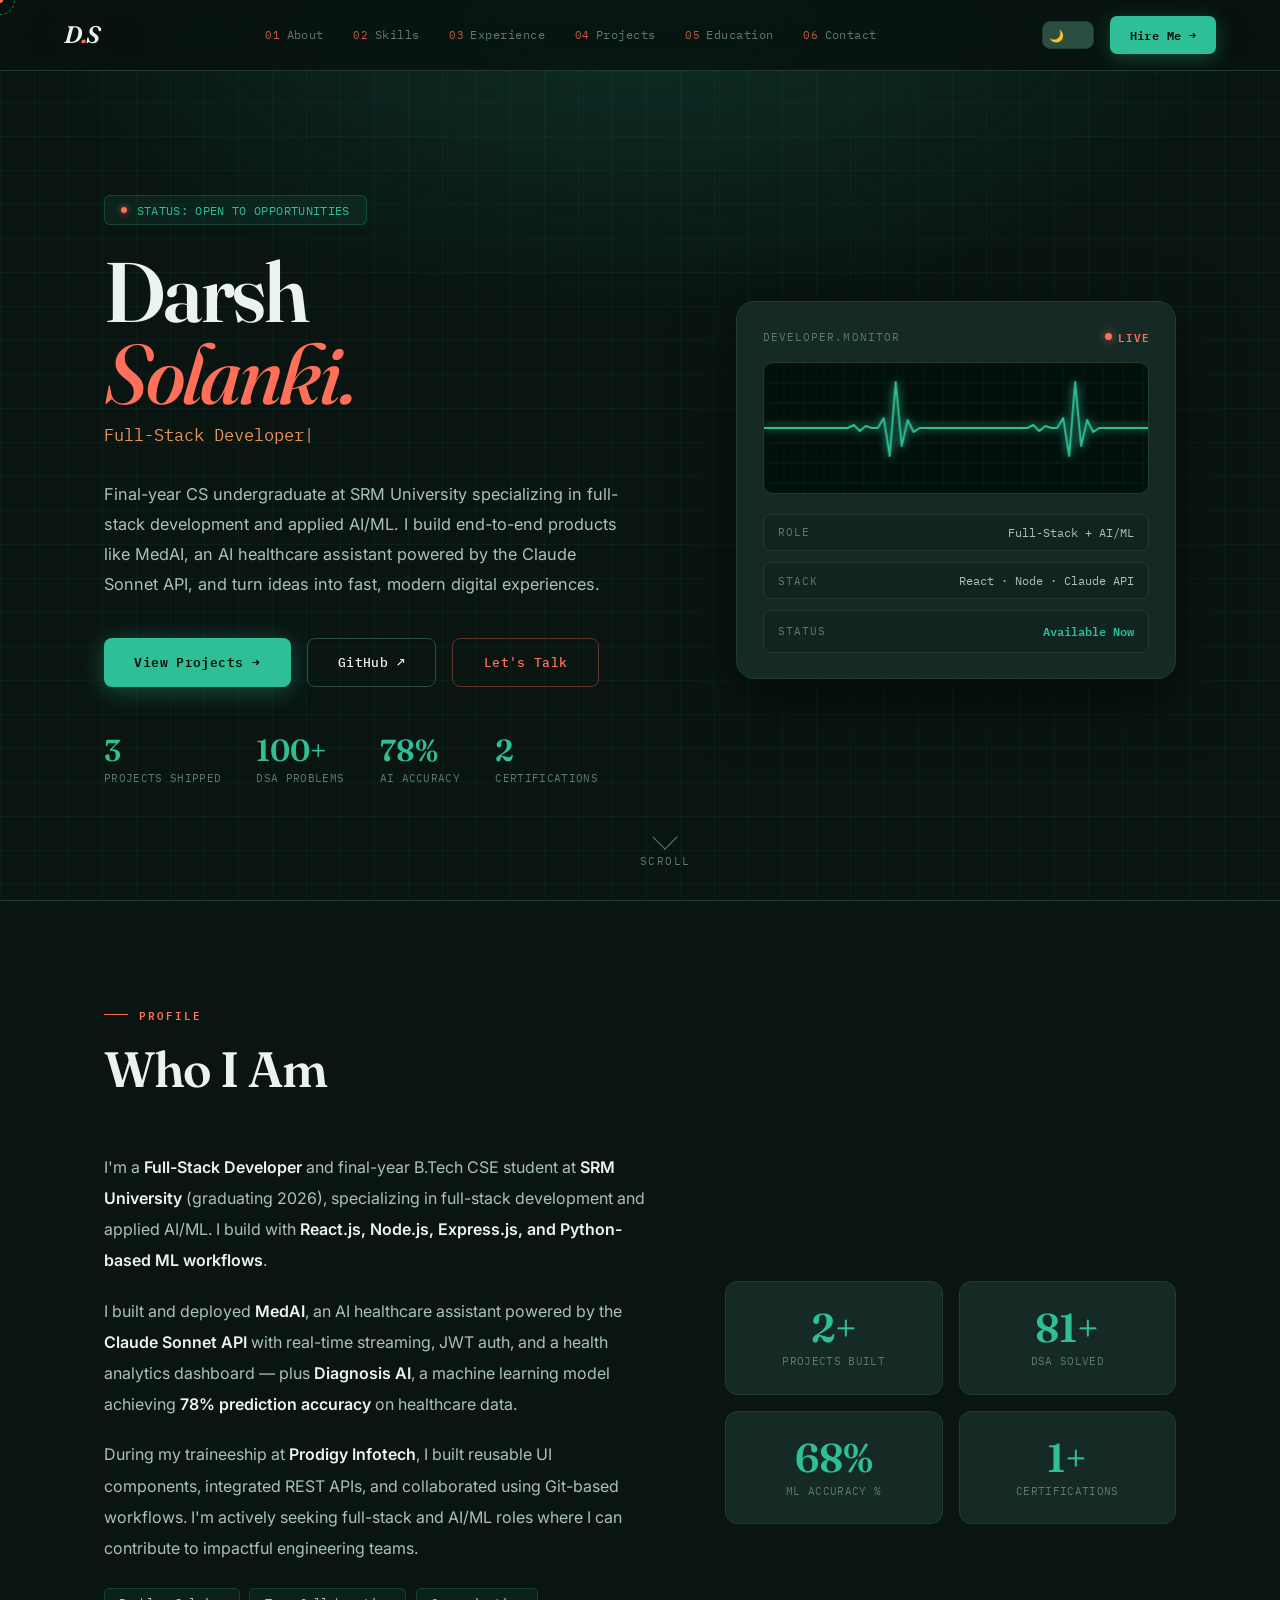
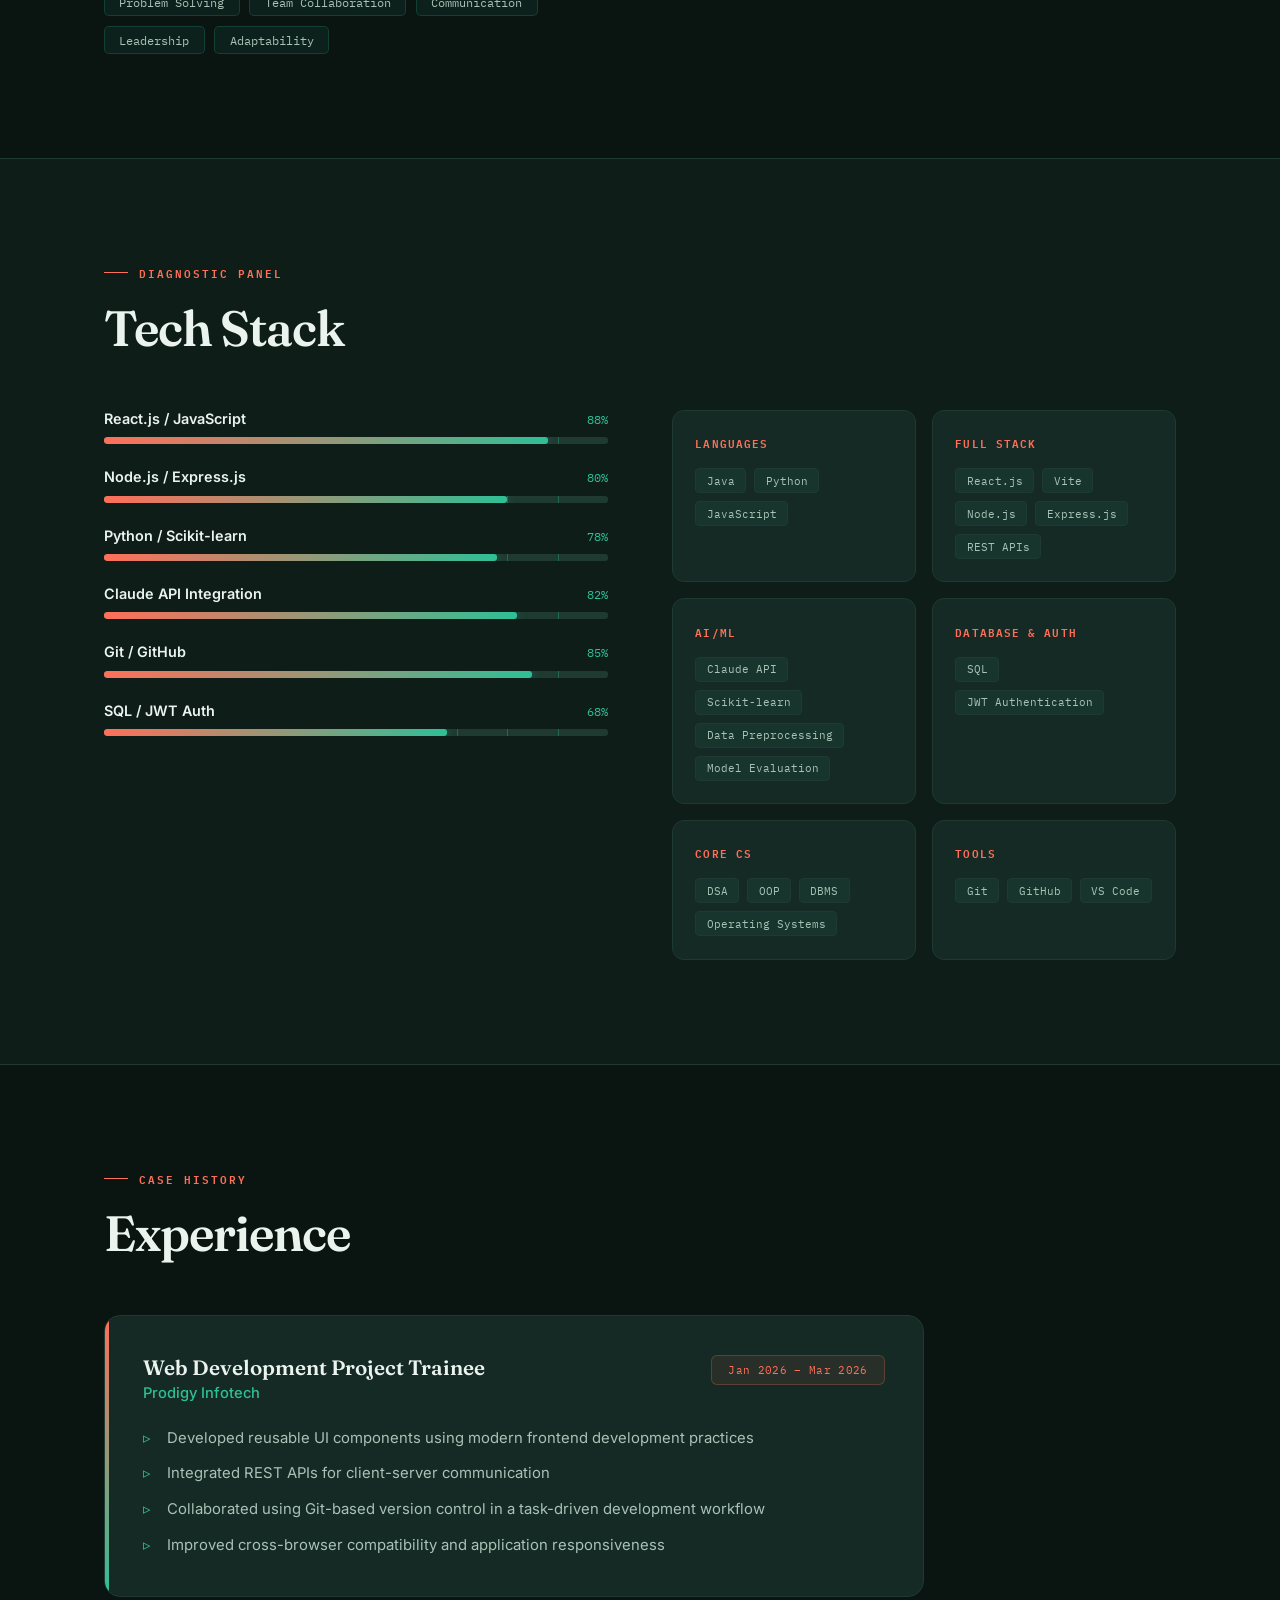
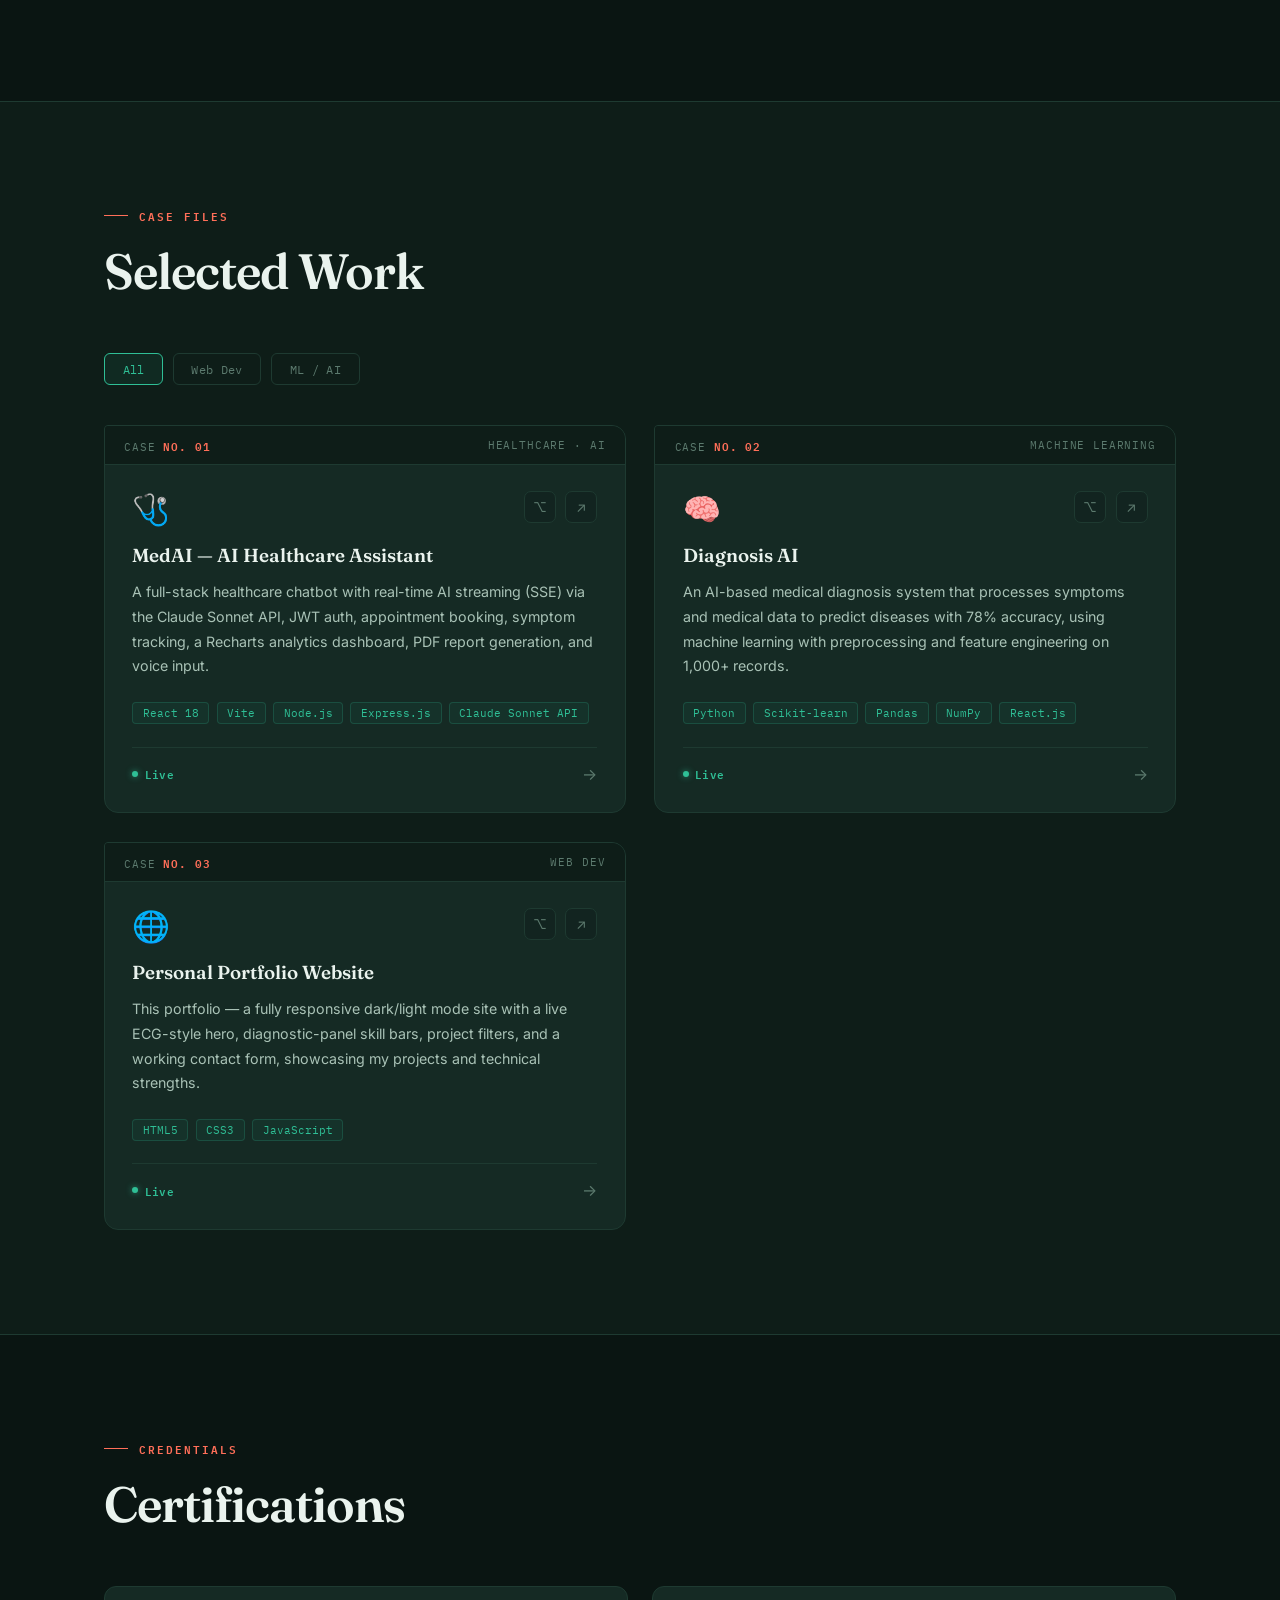
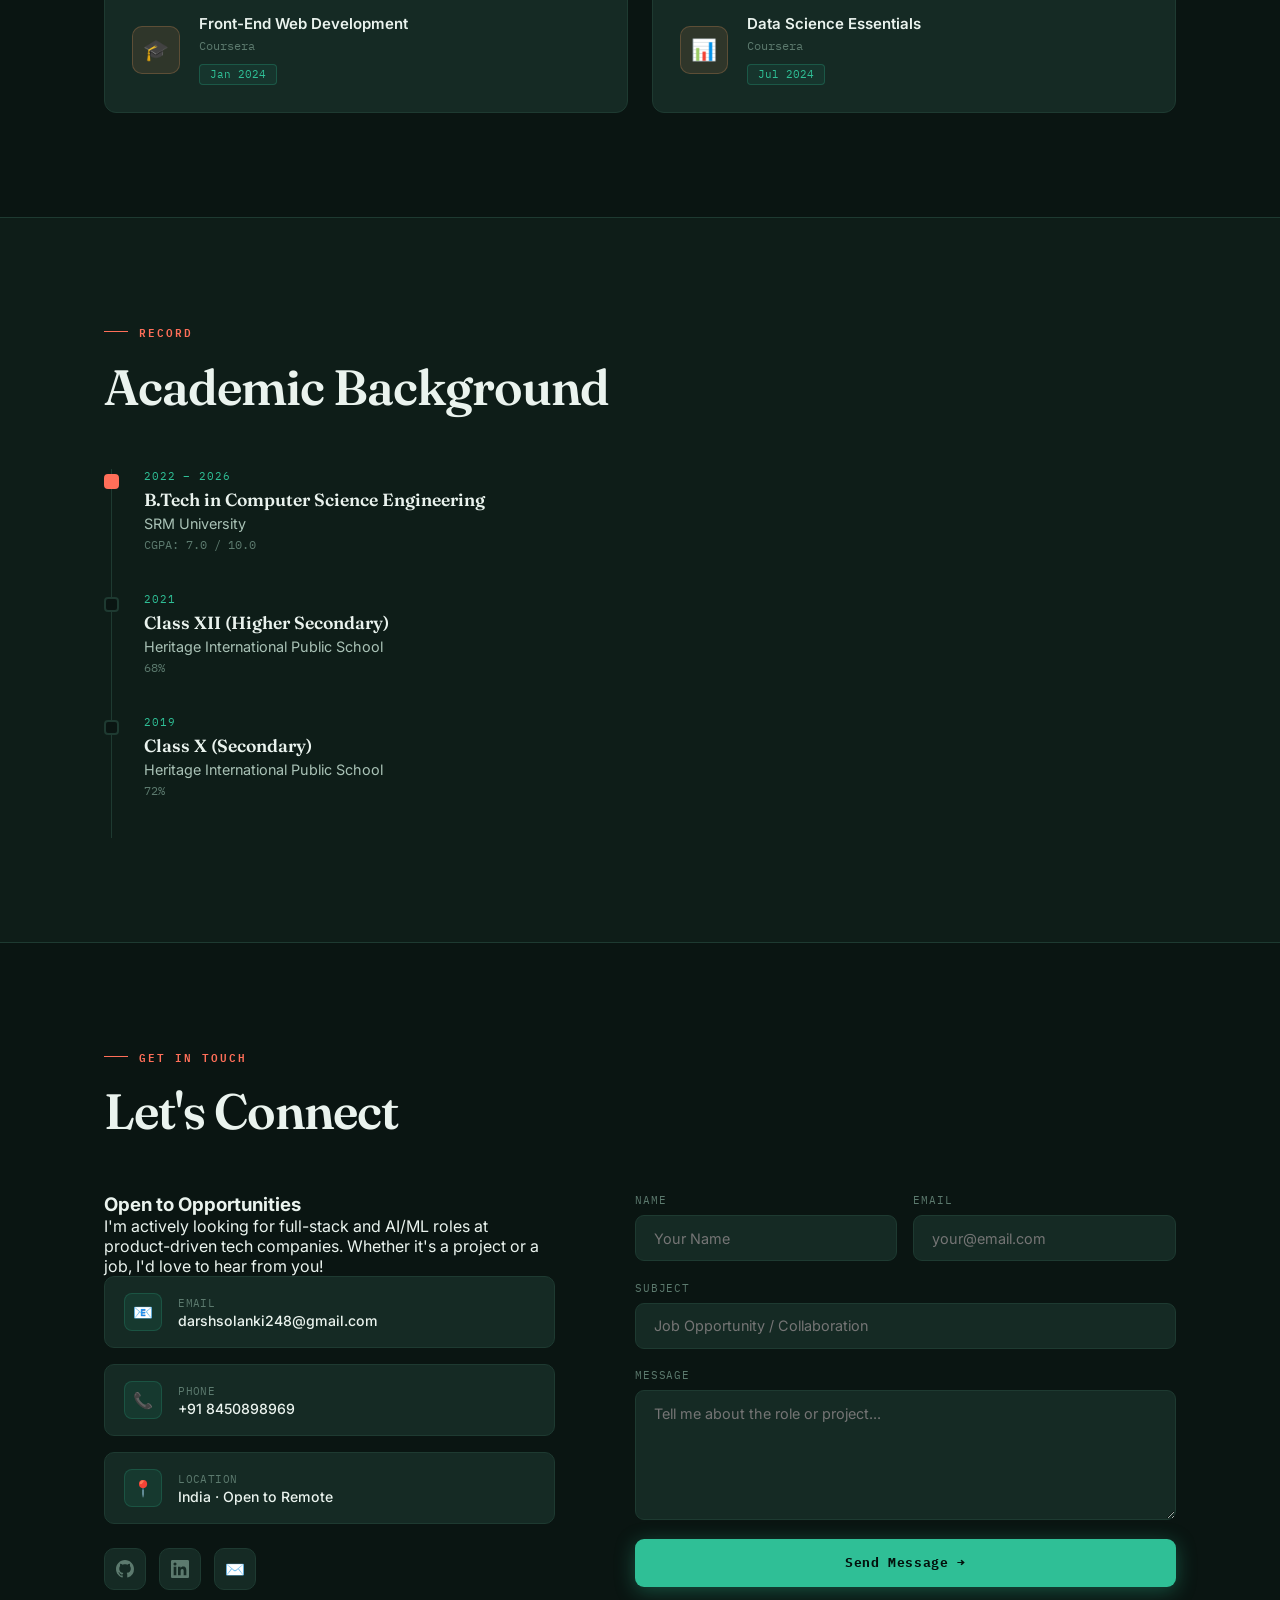
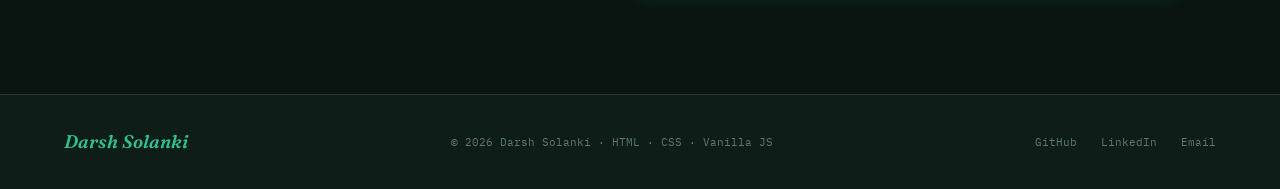
<file: index.html>
<!DOCTYPE html>
<html lang="en" data-theme="dark">
<head>
<meta charset="UTF-8">
<meta name="viewport" content="width=device-width, initial-scale=1.0">
<meta name="description" content="Darsh Solanki – Full-Stack Developer & AI/ML Enthusiast. Building AI-powered web apps with React.js, Node.js, and the Claude API.">
<title>Darsh Solanki | Full-Stack Developer & AI/ML Enthusiast</title>
<link rel="preconnect" href="https://fonts.googleapis.com">
<link href="https://fonts.googleapis.com/css2?family=Fraunces:ital,opsz,wght@0,9..144,400;0,9..144,500;0,9..144,600;0,9..144,700;1,9..144,400;1,9..144,500&family=Inter:wght@400;500;600;700;800&family=IBM+Plex+Mono:wght@400;500;600&display=swap" rel="stylesheet">
<style>
:root{ --transition:.4s cubic-bezier(.4,0,.2,1); }

/* ============ TOKENS ============ */
[data-theme="dark"]{
  --bg:#0A1512; --bg2:#0E1D18; --surface:#122420; --card:#152A24; --border:#1E3A31; --border2:#2A4E42;
  --accent:#2FBF96; --accent-rgb:47,191,150;
  --accent2:#E8935B; --accent2-rgb:232,147,91;
  --accent3:#FF6F59; --accent3-rgb:255,111,89;
  --text:#EAF3EE; --text2:#A9C2B6; --muted:#5C7A6E;
  --shadow:rgba(0,0,0,.55); --glow:rgba(47,191,150,.16); --nav-bg:rgba(9,18,15,.86);
  --screen:#03110C;
}
[data-theme="light"]{
  --bg:#F1F4EE; --bg2:#E7ECDF; --surface:#FFFFFF; --card:#FFFFFF; --border:#D9E1D0; --border2:#C3D0B8;
  --accent:#0E8F71; --accent-rgb:14,143,113;
  --accent2:#C97A34; --accent2-rgb:201,122,52;
  --accent3:#D9502F; --accent3-rgb:217,80,47;
  --text:#12211B; --text2:#3E5348; --muted:#7A9086;
  --shadow:rgba(20,50,40,.12); --glow:rgba(14,143,113,.10); --nav-bg:rgba(241,244,238,.92);
  --screen:#04140D;
}
*,*::before,*::after{box-sizing:border-box;margin:0;padding:0;}
html{scroll-behavior:smooth;}
body{background:var(--bg);color:var(--text);font-family:'Inter',sans-serif;font-weight:400;overflow-x:hidden;transition:background var(--transition),color var(--transition);cursor:none;position:relative;}
a{text-decoration:none;color:inherit;}
ul{list-style:none;}
::-webkit-scrollbar{width:6px;}
::-webkit-scrollbar-track{background:var(--bg);}
::-webkit-scrollbar-thumb{background:var(--accent);border-radius:10px;}
::selection{background:rgba(var(--accent-rgb),.28);color:var(--text);}
@media(pointer:coarse){ .cursor,.cursor-ring{display:none!important;} body{cursor:auto;} }
@media(prefers-reduced-motion:reduce){ *{animation-duration:.001ms!important;animation-iteration-count:1!important;transition-duration:.001ms!important;scroll-behavior:auto!important;} }
a:focus-visible,button:focus-visible,input:focus-visible,textarea:focus-visible{outline:2px solid var(--accent);outline-offset:3px;border-radius:4px;}

/* graph-paper backdrop */
body::before{content:'';position:fixed;inset:0;z-index:0;pointer-events:none;
  background-image:linear-gradient(rgba(var(--accent-rgb),.055) 1px,transparent 1px),linear-gradient(90deg,rgba(var(--accent-rgb),.055) 1px,transparent 1px);
  background-size:34px 34px;}
body::after{content:'';position:fixed;inset:0;z-index:0;pointer-events:none;background:radial-gradient(ellipse 70% 50% at 50% 0%,var(--glow),transparent 70%);}

/* CURSOR (crosshair) */
.cursor{width:6px;height:6px;background:var(--accent3);border-radius:50%;position:fixed;top:0;left:0;pointer-events:none;z-index:9999;transform:translate(-50%,-50%);transition:width .15s,height .15s;}
.cursor-ring{width:30px;height:30px;border:1.5px dashed rgba(var(--accent-rgb),.6);border-radius:50%;position:fixed;top:0;left:0;pointer-events:none;z-index:9998;transform:translate(-50%,-50%) rotate(0deg);transition:width .25s,height .25s,opacity .2s;animation:spin 8s linear infinite;}
@keyframes spin{to{transform:translate(-50%,-50%) rotate(360deg);}}
.cursor.big{width:10px;height:10px;background:var(--accent);}
.cursor-ring.big{width:52px;height:52px;opacity:.4;}

/* PROGRESS */
#progress-bar{position:fixed;top:0;left:0;height:3px;width:0%;background:linear-gradient(90deg,var(--accent3),var(--accent));z-index:9997;box-shadow:0 0 12px rgba(var(--accent3-rgb),.6);transition:width .1s linear;}

/* BACK TO TOP */
#btt{position:fixed;bottom:2rem;right:2rem;width:46px;height:46px;background:var(--accent);color:var(--screen);border:none;border-radius:12px;font-size:1.1rem;cursor:none;display:flex;align-items:center;justify-content:center;z-index:500;opacity:0;transform:translateY(20px);transition:opacity .3s,transform .3s;box-shadow:0 4px 20px rgba(var(--accent-rgb),.4);font-family:'IBM Plex Mono',monospace;}
#btt.vis{opacity:1;transform:translateY(0);}
#btt:hover{transform:translateY(-3px);}

/* THEME TOGGLE */
.theme-toggle{width:52px;height:28px;background:var(--border2);border-radius:8px;position:relative;cursor:none;border:1px solid var(--border);transition:background var(--transition);flex-shrink:0;}
.theme-toggle::after{content:'';position:absolute;top:3px;left:3px;width:20px;height:20px;border-radius:5px;background:var(--accent);transition:transform .3s cubic-bezier(.4,0,.2,1);}
[data-theme="light"] .theme-toggle::after{transform:translateX(24px);}
.t-icon{font-size:.75rem;position:absolute;top:50%;transform:translateY(-50%);transition:opacity .2s;}
.moon{left:6px;}
.sun{right:6px;}
[data-theme="light"] .moon{opacity:0;}
[data-theme="dark"] .sun{opacity:0;}

/* NAV */
nav{position:fixed;top:0;width:100%;z-index:1000;padding:1rem 4rem;display:flex;align-items:center;justify-content:space-between;gap:1.5rem;background:var(--nav-bg);backdrop-filter:blur(24px) saturate(1.4);border-bottom:1px solid var(--border);transition:all var(--transition);}
nav.scrolled{padding:.7rem 4rem;box-shadow:0 4px 30px var(--shadow);}
.nav-logo{font-family:'Fraunces',serif;font-style:italic;font-weight:600;font-size:1.5rem;letter-spacing:-.02em;color:var(--text);}
.nav-logo em{color:var(--accent3);font-style:italic;}
.nav-links{display:flex;align-items:center;gap:.15rem;}
.nav-links a{font-family:'IBM Plex Mono',monospace;font-size:.72rem;color:var(--muted);padding:.5rem .85rem;border-radius:6px;letter-spacing:.04em;transition:color .2s,background .2s;display:flex;align-items:baseline;gap:.4rem;}
.nav-links a .ni{color:var(--accent3);font-size:.66rem;opacity:.75;}
.nav-links a:hover,.nav-links a.active{color:var(--accent);background:rgba(var(--accent-rgb),.08);}
.nav-right{display:flex;align-items:center;gap:1rem;}
.nav-cta{font-family:'IBM Plex Mono',monospace;font-size:.74rem;color:var(--screen);background:var(--accent);padding:.55rem 1.2rem;border-radius:7px;letter-spacing:.04em;transition:transform .2s,box-shadow .2s;box-shadow:0 4px 20px rgba(var(--accent-rgb),.3);font-weight:600;}
.nav-cta:hover{transform:translateY(-2px);box-shadow:0 8px 28px rgba(var(--accent-rgb),.45);}
.hamburger{display:none;flex-direction:column;gap:5px;background:none;border:none;cursor:none;padding:4px;}
.hamburger span{width:22px;height:1.5px;background:var(--text);display:block;transition:.3s;}
.hamburger.open span:nth-child(1){transform:rotate(45deg) translate(5px,5px);}
.hamburger.open span:nth-child(2){opacity:0;}
.hamburger.open span:nth-child(3){transform:rotate(-45deg) translate(5px,-5px);}
.mob-menu{position:fixed;inset:0;top:62px;background:var(--surface);z-index:999;display:flex;flex-direction:column;align-items:center;justify-content:center;gap:1.6rem;transform:translateX(100%);transition:transform .4s cubic-bezier(.4,0,.2,1);}
.mob-menu.open{transform:translateX(0);}
.mob-menu a{font-family:'Fraunces',serif;font-weight:600;font-size:1.9rem;color:var(--text2);transition:color .2s;}
.mob-menu a:hover{color:var(--accent);}

/* SECTION */
section{position:relative;z-index:1;}
.container{max-width:1200px;margin:0 auto;padding:6.5rem 4rem;}
.s-tag{font-family:'IBM Plex Mono',monospace;font-size:.7rem;color:var(--accent3);letter-spacing:.18em;text-transform:uppercase;margin-bottom:.9rem;display:flex;align-items:center;gap:.7rem;font-weight:600;}
.s-tag::before{content:'';width:24px;height:1px;background:var(--accent3);}
h2.s-title{font-family:'Fraunces',serif;font-weight:600;font-size:clamp(2rem,4vw,3.1rem);letter-spacing:-.02em;margin-bottom:3.2rem;color:var(--text);}
.alt-bg{background:var(--bg2);}

/* PULSE DIVIDER (signature element) */
.pulse-divider{position:relative;height:1px;background:var(--border);z-index:1;overflow:visible;}
.pulse-svg{position:absolute;left:50%;top:50%;transform:translate(-50%,-50%);width:240px;height:44px;overflow:visible;}
.pulse-path{fill:none;stroke:var(--accent3);stroke-width:2;stroke-linecap:round;stroke-linejoin:round;stroke-dasharray:420;stroke-dashoffset:420;filter:drop-shadow(0 0 5px rgba(var(--accent3-rgb),.55));animation:pulseDraw 3.4s ease-in-out infinite;}
@keyframes pulseDraw{0%{stroke-dashoffset:420;opacity:0;}8%{opacity:1;}55%{stroke-dashoffset:0;opacity:1;}70%{opacity:1;}100%{stroke-dashoffset:-420;opacity:0;}}

/* HERO */
#hero{min-height:100vh;display:flex;align-items:center;padding-top:80px;overflow:hidden;}
.hero-inner{max-width:1200px;margin:0 auto;padding:0 4rem;display:grid;grid-template-columns:1.1fr 440px;gap:4rem;align-items:center;width:100%;}
.hero-badge{display:inline-flex;align-items:center;gap:.6rem;background:rgba(var(--accent-rgb),.08);border:1px solid rgba(var(--accent-rgb),.25);padding:.4rem 1rem;border-radius:6px;font-family:'IBM Plex Mono',monospace;font-size:.72rem;color:var(--accent);margin-bottom:1.6rem;animation:fsi .6s .2s both;letter-spacing:.03em;}
.hero-badge .blink{width:6px;height:6px;border-radius:50%;background:var(--accent3);animation:blink 1.4s infinite;box-shadow:0 0 6px rgba(var(--accent3-rgb),.8);}
@keyframes blink{0%,100%{opacity:1;}50%{opacity:.2;}}
.hero-name{font-family:'Fraunces',serif;font-weight:600;font-size:clamp(3rem,6.6vw,5.4rem);line-height:.98;letter-spacing:-.03em;margin-bottom:.5rem;animation:fsi .6s .35s both;}
.hero-name .hl{font-style:italic;font-weight:500;color:var(--accent3);}
.hero-typed{font-family:'IBM Plex Mono',monospace;font-size:1.05rem;color:var(--accent2);margin-bottom:1.6rem;min-height:1.8rem;animation:fsi .6s .5s both;}
.tcursor{animation:blink .8s infinite;}
.hero-desc{font-size:1.02rem;color:var(--text2);line-height:1.85;max-width:520px;margin-bottom:2.4rem;animation:fsi .6s .65s both;}
.hero-actions{display:flex;gap:1rem;flex-wrap:wrap;animation:fsi .6s .8s both;}
.btn{font-family:'IBM Plex Mono',monospace;font-size:.8rem;padding:.85rem 1.9rem;border-radius:8px;letter-spacing:.03em;cursor:none;transition:transform .2s,box-shadow .2s;display:inline-flex;align-items:center;gap:.5rem;border:none;font-weight:500;}
.btn-fill{background:var(--accent);color:var(--screen);box-shadow:0 4px 24px rgba(var(--accent-rgb),.35);font-weight:600;}
.btn-fill:hover{transform:translateY(-3px);box-shadow:0 8px 36px rgba(var(--accent-rgb),.5);}
.btn-outline{background:transparent;color:var(--text);border:1px solid var(--border2);}
.btn-outline:hover{border-color:var(--accent);color:var(--accent);transform:translateY(-2px);}
.btn-ghost{background:transparent;color:var(--accent3);border:1px solid rgba(var(--accent3-rgb),.35);}
.btn-ghost:hover{background:rgba(var(--accent3-rgb),.08);transform:translateY(-2px);}
.hero-stats{display:flex;gap:2.2rem;margin-top:3rem;animation:fsi .6s .95s both;flex-wrap:wrap;}
.hstat-num{font-family:'Fraunces',serif;font-weight:600;font-size:1.9rem;color:var(--accent);line-height:1;}
.hstat-label{font-family:'IBM Plex Mono',monospace;font-size:.68rem;color:var(--muted);margin-top:.35rem;letter-spacing:.03em;}

/* MONITOR CARD */
.hero-card-wrap{animation:fsi .8s .5s both;}
.monitor-card{background:var(--card);border:1px solid var(--border);border-radius:18px;padding:1.6rem;box-shadow:0 20px 60px var(--shadow);position:relative;overflow:hidden;}
.monitor-top{display:flex;align-items:center;justify-content:space-between;margin-bottom:1rem;}
.monitor-title{font-family:'IBM Plex Mono',monospace;font-size:.68rem;color:var(--muted);letter-spacing:.1em;}
.monitor-live{display:flex;align-items:center;gap:.4rem;font-family:'IBM Plex Mono',monospace;font-size:.68rem;color:var(--accent3);font-weight:600;letter-spacing:.08em;}
.live-dot{width:7px;height:7px;border-radius:50%;background:var(--accent3);animation:blink 1.1s infinite;box-shadow:0 0 8px rgba(var(--accent3-rgb),.8);}
.ecg-canvas{width:100%;height:132px;display:block;background:var(--screen);border-radius:10px;border:1px solid var(--border);}
.monitor-readouts{display:grid;grid-template-columns:1fr;gap:.65rem;margin-top:1.2rem;}
.ro{display:flex;align-items:center;justify-content:space-between;padding:.65rem .9rem;background:var(--surface);border:1px solid var(--border);border-radius:8px;gap:1rem;}
.ro-lbl{font-family:'IBM Plex Mono',monospace;font-size:.66rem;color:var(--muted);letter-spacing:.1em;flex-shrink:0;}
.ro-val{font-family:'IBM Plex Mono',monospace;font-size:.76rem;color:var(--text2);text-align:right;}
.ro-val.accent{color:var(--accent);font-weight:600;}

.scroll-cue{position:absolute;bottom:2rem;left:50%;transform:translateX(-50%);display:flex;flex-direction:column;align-items:center;gap:.5rem;font-family:'IBM Plex Mono',monospace;font-size:.66rem;color:var(--muted);letter-spacing:.14em;animation:fsi 1s 1.2s both;}
.sc-arr{width:18px;height:18px;border-right:1.5px solid var(--muted);border-bottom:1.5px solid var(--muted);transform:rotate(45deg);animation:scb 1.5s ease-in-out infinite;}
@keyframes scb{0%,100%{transform:rotate(45deg) translateY(0);}50%{transform:rotate(45deg) translateY(5px);}}
@keyframes fsi{from{opacity:0;transform:translateY(22px);}to{opacity:1;transform:translateY(0);}}

/* ABOUT */
.about-grid{display:grid;grid-template-columns:1.2fr 1fr;gap:5rem;align-items:center;}
.about-text p{font-size:1rem;color:var(--text2);line-height:1.95;margin-bottom:1.2rem;}
.about-text strong{color:var(--text);font-weight:600;}
.chips{display:flex;flex-wrap:wrap;gap:.6rem;margin-top:1.5rem;}
.chip{background:rgba(var(--accent-rgb),.07);border:1px solid rgba(var(--accent-rgb),.2);color:var(--text2);font-size:.78rem;padding:.32rem .9rem;border-radius:5px;font-family:'IBM Plex Mono',monospace;transition:background .2s,border-color .2s,color .2s;}
.chip:hover{background:rgba(var(--accent-rgb),.18);border-color:var(--accent);color:var(--accent);}
.astat-grid{display:grid;grid-template-columns:1fr 1fr;gap:1rem;}
.astat{background:var(--card);border:1px solid var(--border);border-radius:12px;padding:1.6rem;text-align:center;transition:transform .3s,border-color .3s,box-shadow .3s;position:relative;}
.astat::before{content:'';position:absolute;top:0;left:14px;right:14px;height:2px;background:linear-gradient(90deg,transparent,var(--accent3),transparent);opacity:0;transition:opacity .3s;}
.astat:hover{transform:translateY(-5px);border-color:var(--accent);box-shadow:0 12px 40px var(--glow);}
.astat:hover::before{opacity:1;}
.astat-num{font-family:'Fraunces',serif;font-weight:600;font-size:2.5rem;color:var(--accent);line-height:1;margin-bottom:.4rem;}
.astat-lbl{font-family:'IBM Plex Mono',monospace;font-size:.7rem;color:var(--muted);letter-spacing:.03em;}

/* SKILLS — diagnostic panel */
.skills-layout{display:grid;grid-template-columns:1fr 1fr;gap:4rem;align-items:start;}
.skill-bars{display:flex;flex-direction:column;gap:1.5rem;}
.sb-header{display:flex;justify-content:space-between;align-items:baseline;margin-bottom:.65rem;}
.sb-name{font-size:.9rem;font-weight:600;color:var(--text);}
.sb-pct{font-family:'IBM Plex Mono',monospace;font-size:.74rem;color:var(--accent);}
.sb-track{height:7px;background:var(--border);border-radius:3px;overflow:hidden;position:relative;
  background-image:repeating-linear-gradient(90deg,rgba(var(--accent-rgb),.35) 0 1px,transparent 1px 10%);}
.sb-fill{height:100%;width:0;background:linear-gradient(90deg,var(--accent3),var(--accent));border-radius:3px;transition:width 1.3s cubic-bezier(.4,0,.2,1);box-shadow:0 0 12px rgba(var(--accent-rgb),.4);}
.scards{display:grid;grid-template-columns:1fr 1fr;gap:1rem;}
.scard{background:var(--card);border:1px solid var(--border);border-radius:12px;padding:1.4rem;transition:border-color .3s,transform .3s;}
.scard:hover{border-color:var(--accent);transform:translateY(-3px);}
.scard-t{font-family:'IBM Plex Mono',monospace;font-size:.68rem;color:var(--accent3);letter-spacing:.1em;text-transform:uppercase;margin-bottom:1rem;font-weight:600;}
.stags{display:flex;flex-wrap:wrap;gap:.5rem;}
.stag{font-family:'IBM Plex Mono',monospace;font-size:.68rem;background:rgba(var(--accent-rgb),.07);border:1px solid var(--border);color:var(--text2);padding:.28rem .65rem;border-radius:4px;transition:all .2s;}
.stag:hover{background:rgba(var(--accent-rgb),.18);border-color:var(--accent);color:var(--accent);}

/* EXPERIENCE — case history */
.exp-card{background:var(--card);border:1px solid var(--border);border-radius:16px;padding:2.4rem;position:relative;overflow:hidden;transition:border-color .3s,box-shadow .3s;max-width:820px;}
.exp-card::before{content:'';position:absolute;left:0;top:0;bottom:0;width:4px;background:linear-gradient(to bottom,var(--accent3),var(--accent));}
.exp-card:hover{border-color:var(--accent);box-shadow:0 16px 50px var(--glow);}
.exp-top{display:flex;justify-content:space-between;flex-wrap:wrap;gap:1rem;margin-bottom:1.5rem;}
.exp-role{font-family:'Fraunces',serif;font-weight:600;font-size:1.3rem;}
.exp-co{color:var(--accent);font-size:.92rem;font-weight:500;margin-top:.25rem;}
.exp-badge{font-family:'IBM Plex Mono',monospace;font-size:.7rem;color:var(--accent3);background:rgba(var(--accent3-rgb),.08);border:1px solid rgba(var(--accent3-rgb),.25);padding:.45rem 1rem;border-radius:6px;display:flex;align-items:center;gap:.5rem;height:fit-content;letter-spacing:.03em;}
.exp-list{display:flex;flex-direction:column;gap:.65rem;}
.exp-list li{font-size:.93rem;color:var(--text2);padding-left:1.5rem;position:relative;line-height:1.7;}
.exp-list li::before{content:'▹';position:absolute;left:0;color:var(--accent);}

/* PROJECTS — case files */
.proj-filters{display:flex;gap:.6rem;margin-bottom:2.5rem;flex-wrap:wrap;}
.filt{font-family:'IBM Plex Mono',monospace;font-size:.72rem;padding:.48rem 1.1rem;border-radius:6px;cursor:none;border:1px solid var(--border);background:transparent;color:var(--muted);transition:all .2s;letter-spacing:.03em;}
.filt.active,.filt:hover{border-color:var(--accent);color:var(--accent);background:rgba(var(--accent-rgb),.08);}
.pgrid{display:grid;grid-template-columns:repeat(auto-fill,minmax(340px,1fr));gap:1.8rem;}
.pcard{background:var(--card);border:1px solid var(--border);border-radius:4px 14px 14px 14px;display:flex;flex-direction:column;transition:transform .35s cubic-bezier(.4,0,.2,1),border-color .3s,box-shadow .3s;position:relative;overflow:hidden;}
.pcard:hover{transform:translateY(-8px);border-color:var(--accent);box-shadow:0 24px 60px var(--shadow);}
.ptab{display:flex;align-items:center;justify-content:space-between;background:var(--bg2);border-bottom:1px solid var(--border);padding:.6rem 1.2rem;font-family:'IBM Plex Mono',monospace;font-size:.66rem;color:var(--muted);letter-spacing:.08em;}
.ptab .pcase{color:var(--accent3);font-weight:600;}
.pbody{padding:1.6rem 1.7rem 1.8rem;display:flex;flex-direction:column;flex:1;}
.ptop{display:flex;justify-content:space-between;align-items:flex-start;margin-bottom:1rem;}
.pico{font-size:1.9rem;}
.plinks{display:flex;gap:.6rem;}
.plinks a{width:32px;height:32px;border-radius:7px;background:var(--surface);border:1px solid var(--border);display:flex;align-items:center;justify-content:center;font-size:.85rem;color:var(--muted);transition:all .2s;}
.plinks a:hover{border-color:var(--accent);color:var(--accent);background:rgba(var(--accent-rgb),.08);}
.pname{font-family:'Fraunces',serif;font-weight:600;font-size:1.18rem;margin-bottom:.8rem;}
.pdesc{font-size:.89rem;color:var(--text2);line-height:1.75;flex:1;margin-bottom:1.4rem;}
.ptechs{display:flex;flex-wrap:wrap;gap:.45rem;margin-bottom:1.4rem;}
.ptag{font-family:'IBM Plex Mono',monospace;font-size:.66rem;background:rgba(var(--accent-rgb),.06);border:1px solid rgba(var(--accent-rgb),.2);color:var(--accent);padding:.2rem .6rem;border-radius:4px;}
.pfoot{display:flex;justify-content:space-between;align-items:center;padding-top:1rem;border-top:1px solid var(--border);}
.pstatus{font-family:'IBM Plex Mono',monospace;font-size:.68rem;color:var(--accent);display:flex;align-items:center;gap:.4rem;font-weight:600;letter-spacing:.04em;}
.pstatus::before{content:'';width:6px;height:6px;border-radius:50%;background:var(--accent);box-shadow:0 0 6px rgba(var(--accent-rgb),.7);}
.parrow{font-size:1rem;color:var(--muted);transition:color .2s,transform .2s;}
.pcard:hover .parrow{color:var(--accent);transform:translateX(4px);}

/* CERTS */
.cert-grid{display:grid;grid-template-columns:repeat(auto-fit,minmax(300px,1fr));gap:1.5rem;}
.ccard{background:var(--card);border:1px solid var(--border);border-radius:12px;padding:1.7rem;display:flex;gap:1.2rem;transition:border-color .3s,transform .3s;align-items:center;}
.ccard:hover{border-color:var(--accent3);transform:translateY(-4px);}
.cbadge{width:48px;height:48px;flex-shrink:0;border-radius:10px;display:flex;align-items:center;justify-content:center;font-size:1.3rem;background:rgba(var(--accent2-rgb),.12);border:1px solid rgba(var(--accent2-rgb),.25);}
.cname{font-weight:600;font-size:.94rem;margin-bottom:.3rem;}
.cby{font-family:'IBM Plex Mono',monospace;font-size:.72rem;color:var(--muted);margin-bottom:.6rem;}
.crib{font-family:'IBM Plex Mono',monospace;font-size:.66rem;color:var(--accent);background:rgba(var(--accent-rgb),.08);border:1px solid rgba(var(--accent-rgb),.25);padding:.16rem .6rem;border-radius:4px;display:inline-block;}

/* EDUCATION */
.edu-tl{position:relative;padding-left:2.5rem;}
.edu-tl::before{content:'';position:absolute;left:7px;top:0;bottom:0;width:1px;background:var(--border);}
.edu-e{position:relative;padding-bottom:2.5rem;}
.edu-e::before{content:'';position:absolute;left:-2.5rem;top:5px;width:15px;height:15px;border-radius:4px;background:var(--bg);border:2px solid var(--border);transition:border-color .3s;}
.edu-e:first-child::before{border-color:var(--accent3);background:var(--accent3);}
.edu-e:hover::before{border-color:var(--accent);}
.edu-yr{font-family:'IBM Plex Mono',monospace;font-size:.7rem;color:var(--accent);letter-spacing:.08em;margin-bottom:.4rem;}
.edu-deg{font-family:'Fraunces',serif;font-weight:600;font-size:1.1rem;margin-bottom:.3rem;}
.edu-school{color:var(--text2);font-size:.9rem;}
.edu-score{font-family:'IBM Plex Mono',monospace;font-size:.76rem;color:var(--muted);margin-top:.3rem;}

/* CONTACT */
.contact-grid{display:grid;grid-template-columns:1fr 1.2fr;gap:5rem;align-items:start;}
.contact-info h3{font-family:'Fraunces',serif;font-size:1.5rem;font-weight:600;margin-bottom:1rem;}
.contact-info p{color:var(--text2);line-height:1.8;margin-bottom:2rem;font-size:.95rem;}
.citems{display:flex;flex-direction:column;gap:1rem;}
.ci{display:flex;align-items:center;gap:1rem;padding:1rem 1.2rem;background:var(--card);border:1px solid var(--border);border-radius:10px;transition:border-color .2s;}
.ci:hover{border-color:var(--accent);}
.ci-ico{width:38px;height:38px;border-radius:8px;flex-shrink:0;background:rgba(var(--accent-rgb),.1);border:1px solid rgba(var(--accent-rgb),.2);display:flex;align-items:center;justify-content:center;font-size:1rem;}
.ci-lbl{font-family:'IBM Plex Mono',monospace;font-size:.68rem;color:var(--muted);margin-bottom:.15rem;letter-spacing:.04em;}
.ci-val{font-size:.88rem;color:var(--text);font-weight:500;}
.soc-row{display:flex;gap:.8rem;margin-top:1.5rem;}
.soc{width:42px;height:42px;border-radius:10px;background:var(--card);border:1px solid var(--border);display:flex;align-items:center;justify-content:center;font-size:1rem;color:var(--muted);transition:all .2s;}
.soc:hover{border-color:var(--accent);color:var(--accent);background:rgba(var(--accent-rgb),.08);transform:translateY(-2px);}
.cform{display:flex;flex-direction:column;gap:1.2rem;}
.frow{display:grid;grid-template-columns:1fr 1fr;gap:1rem;}
.fg{display:flex;flex-direction:column;gap:.5rem;}
.fg label{font-family:'IBM Plex Mono',monospace;font-size:.7rem;color:var(--muted);letter-spacing:.08em;text-transform:uppercase;}
.fg input,.fg textarea{background:var(--card);border:1px solid var(--border);color:var(--text);font-family:'Inter',sans-serif;font-size:.9rem;padding:.85rem 1.1rem;border-radius:9px;transition:border-color .2s,box-shadow .2s;outline:none;resize:vertical;cursor:none;}
.fg input:focus,.fg textarea:focus{border-color:var(--accent);box-shadow:0 0 0 3px rgba(var(--accent-rgb),.12);}
.fg textarea{min-height:130px;}
.fsub{background:var(--accent);color:var(--screen);padding:.95rem;border-radius:9px;border:none;font-family:'IBM Plex Mono',monospace;font-size:.8rem;font-weight:700;letter-spacing:.05em;cursor:none;transition:transform .2s,box-shadow .2s,opacity .2s;box-shadow:0 4px 20px rgba(var(--accent-rgb),.35);display:flex;align-items:center;justify-content:center;gap:.5rem;}
.fsub:hover{transform:translateY(-3px);box-shadow:0 8px 36px rgba(var(--accent-rgb),.5);}
.fsuccess{display:none;background:rgba(var(--accent-rgb),.08);border:1px solid rgba(var(--accent-rgb),.3);border-radius:9px;padding:1rem;font-size:.9rem;color:var(--accent);font-family:'IBM Plex Mono',monospace;text-align:center;}
.fsuccess.show{display:block;animation:fsi .4s both;}

/* FOOTER */
footer{background:var(--bg2);border-top:1px solid var(--border);padding:2.2rem 4rem;display:flex;justify-content:space-between;align-items:center;flex-wrap:wrap;gap:1.5rem;position:relative;z-index:1;}
.footer-logo{font-family:'Fraunces',serif;font-style:italic;font-weight:600;font-size:1.15rem;color:var(--accent);}
.footer-copy{font-family:'IBM Plex Mono',monospace;font-size:.7rem;color:var(--muted);}
.footer-links{display:flex;gap:1.5rem;}
.footer-links a{font-family:'IBM Plex Mono',monospace;font-size:.7rem;color:var(--muted);transition:color .2s;}
.footer-links a:hover{color:var(--accent);}

/* REVEAL */
[data-reveal]{opacity:0;transform:translateY(32px);transition:opacity .8s ease,transform .8s ease;}
[data-reveal].revealed{opacity:1;transform:translateY(0);}
[data-reveal="left"]{transform:translateX(-32px);}
[data-reveal="left"].revealed{transform:translateX(0);}
[data-reveal="right"]{transform:translateX(32px);}
[data-reveal="right"].revealed{transform:translateX(0);}

/* TOOLTIP */
[data-tip]{position:relative;}
[data-tip]::after{content:attr(data-tip);position:absolute;bottom:calc(100% + 8px);left:50%;transform:translateX(-50%);background:var(--card);color:var(--text);padding:.4rem .8rem;border-radius:6px;font-size:.7rem;white-space:nowrap;border:1px solid var(--border);pointer-events:none;opacity:0;transition:opacity .2s;font-family:'IBM Plex Mono',monospace;z-index:100;}
[data-tip]:hover::after{opacity:1;}

/* RESPONSIVE */
@media(max-width:1024px){
  .hero-inner{grid-template-columns:1fr;}
  .hero-card-wrap{display:none;}
  .about-grid,.skills-layout,.contact-grid{grid-template-columns:1fr;gap:3rem;}
}
@media(max-width:768px){
  nav{padding:1rem 1.5rem;}
  nav.scrolled{padding:.7rem 1.5rem;}
  .nav-links,.nav-cta{display:none;}
  .hamburger{display:flex;}
  .container{padding:5rem 1.5rem;}
  .hero-inner{padding:0 1.5rem;}
  footer{padding:2rem 1.5rem;flex-direction:column;text-align:center;}
  .frow{grid-template-columns:1fr;}
  .hero-stats{gap:1.2rem;}
}
@media(max-width:480px){
  .pgrid{grid-template-columns:1fr;}
  .scards{grid-template-columns:1fr;}
}
</style>
</head>
<body>

<div class="cursor" id="cursor"></div>
<div class="cursor-ring" id="cursorRing"></div>
<div id="progress-bar"></div>
<button id="btt" onclick="window.scrollTo({top:0,behavior:'smooth'})" data-tip="Back to top">↑</button>

<!-- NAV -->
<nav id="navbar">
  <a href="#hero" class="nav-logo">D<em>.</em>S</a>
  <div class="nav-links">
    <a href="#about"><span class="ni">01</span>About</a>
    <a href="#skills"><span class="ni">02</span>Skills</a>
    <a href="#experience"><span class="ni">03</span>Experience</a>
    <a href="#projects"><span class="ni">04</span>Projects</a>
    <a href="#education"><span class="ni">05</span>Education</a>
    <a href="#contact"><span class="ni">06</span>Contact</a>
  </div>
  <div class="nav-right">
    <div class="theme-toggle" id="themeToggle" data-tip="Toggle theme">
      <span class="t-icon moon">🌙</span>
      <span class="t-icon sun">☀️</span>
    </div>
    <a href="mailto:darshsolanki248@gmail.com" class="nav-cta">Hire Me →</a>
    <button class="hamburger" id="ham"><span></span><span></span><span></span></button>
  </div>
</nav>

<div class="mob-menu" id="mobMenu">
  <a href="#about" class="ml">About</a>
  <a href="#skills" class="ml">Skills</a>
  <a href="#experience" class="ml">Experience</a>
  <a href="#projects" class="ml">Projects</a>
  <a href="#education" class="ml">Education</a>
  <a href="#contact" class="ml">Contact</a>
</div>

<!-- HERO -->
<section id="hero">
  <div class="hero-inner">
    <div>
      <div class="hero-badge"><span class="blink"></span> STATUS: OPEN TO OPPORTUNITIES</div>
      <h1 class="hero-name">Darsh<br><span class="hl">Solanki.</span></h1>
      <div class="hero-typed"><span id="typed"></span><span class="tcursor">|</span></div>
      <p class="hero-desc">Final-year CS undergraduate at SRM University specializing in full-stack development and applied AI/ML. I build end-to-end products like MedAI, an AI healthcare assistant powered by the Claude Sonnet API, and turn ideas into fast, modern digital experiences.</p>
      <div class="hero-actions">
        <a href="#projects" class="btn btn-fill">View Projects →</a>
        <a href="https://github.com/darsh0124" target="_blank" class="btn btn-outline">GitHub ↗</a>
        <a href="#contact" class="btn btn-ghost">Let's Talk</a>
      </div>
      <div class="hero-stats">
        <div><div class="hstat-num">3</div><div class="hstat-label">PROJECTS SHIPPED</div></div>
        <div><div class="hstat-num">100+</div><div class="hstat-label">DSA PROBLEMS</div></div>
        <div><div class="hstat-num">78%</div><div class="hstat-label">AI ACCURACY</div></div>
        <div><div class="hstat-num">2</div><div class="hstat-label">CERTIFICATIONS</div></div>
      </div>
    </div>
    <div class="hero-card-wrap">
      <div class="monitor-card">
        <div class="monitor-top">
          <div class="monitor-title">DEVELOPER.MONITOR</div>
          <div class="monitor-live"><span class="live-dot"></span>LIVE</div>
        </div>
        <canvas id="ecg" class="ecg-canvas"></canvas>
        <div class="monitor-readouts">
          <div class="ro"><div class="ro-lbl">ROLE</div><div class="ro-val">Full-Stack + AI/ML</div></div>
          <div class="ro"><div class="ro-lbl">STACK</div><div class="ro-val">React · Node · Claude API</div></div>
          <div class="ro"><div class="ro-lbl">STATUS</div><div class="ro-val accent">Available Now</div></div>
        </div>
      </div>
    </div>
  </div>
  <div class="scroll-cue"><div class="sc-arr"></div>SCROLL</div>
</section>

<div class="pulse-divider"><svg class="pulse-svg" viewBox="0 0 220 40"><path class="pulse-path" d="M0 20 L70 20 L85 20 L95 4 L105 36 L115 8 L125 28 L135 20 L220 20"/></svg></div>

<!-- ABOUT -->
<section id="about">
  <div class="container">
    <div class="s-tag">Profile</div>
    <h2 class="s-title">Who I Am</h2>
    <div class="about-grid">
      <div class="about-text" data-reveal="left">
        <p>I'm a <strong>Full-Stack Developer</strong> and final-year B.Tech CSE student at <strong>SRM University</strong> (graduating 2026), specializing in full-stack development and applied AI/ML. I build with <strong>React.js, Node.js, Express.js, and Python-based ML workflows</strong>.</p>
        <p>I built and deployed <strong>MedAI</strong>, an AI healthcare assistant powered by the <strong>Claude Sonnet API</strong> with real-time streaming, JWT auth, and a health analytics dashboard — plus <strong>Diagnosis AI</strong>, a machine learning model achieving <strong>78% prediction accuracy</strong> on healthcare data.</p>
        <p>During my traineeship at <strong>Prodigy Infotech</strong>, I built reusable UI components, integrated REST APIs, and collaborated using Git-based workflows. I'm actively seeking full-stack and AI/ML roles where I can contribute to impactful engineering teams.</p>
        <div class="chips">
          <span class="chip">Problem Solving</span><span class="chip">Team Collaboration</span>
          <span class="chip">Communication</span><span class="chip">Leadership</span><span class="chip">Adaptability</span>
        </div>
      </div>
      <div class="astat-grid" data-reveal="right">
        <div class="astat"><div class="astat-num counter" data-t="3">0</div><div class="astat-lbl">PROJECTS BUILT</div></div>
        <div class="astat"><div class="astat-num counter" data-t="100">0</div><div class="astat-lbl">DSA SOLVED</div></div>
        <div class="astat"><div class="astat-num counter" data-t="78">0</div><div class="astat-lbl">ML ACCURACY %</div></div>
        <div class="astat"><div class="astat-num counter" data-t="2">0</div><div class="astat-lbl">CERTIFICATIONS</div></div>
      </div>
    </div>
  </div>
</section>

<div class="pulse-divider"><svg class="pulse-svg" viewBox="0 0 220 40"><path class="pulse-path" d="M0 20 L70 20 L85 20 L95 4 L105 36 L115 8 L125 28 L135 20 L220 20"/></svg></div>

<!-- SKILLS -->
<section id="skills" class="alt-bg">
  <div class="container">
    <div class="s-tag">Diagnostic Panel</div>
    <h2 class="s-title">Tech Stack</h2>
    <div class="skills-layout">
      <div data-reveal="left">
        <div class="skill-bars" id="sbars">
          <div><div class="sb-header"><span class="sb-name">React.js / JavaScript</span><span class="sb-pct">88%</span></div><div class="sb-track"><div class="sb-fill" data-w="88"></div></div></div>
          <div><div class="sb-header"><span class="sb-name">Node.js / Express.js</span><span class="sb-pct">80%</span></div><div class="sb-track"><div class="sb-fill" data-w="80"></div></div></div>
          <div><div class="sb-header"><span class="sb-name">Python / Scikit-learn</span><span class="sb-pct">78%</span></div><div class="sb-track"><div class="sb-fill" data-w="78"></div></div></div>
          <div><div class="sb-header"><span class="sb-name">Claude API Integration</span><span class="sb-pct">82%</span></div><div class="sb-track"><div class="sb-fill" data-w="82"></div></div></div>
          <div><div class="sb-header"><span class="sb-name">Git / GitHub</span><span class="sb-pct">85%</span></div><div class="sb-track"><div class="sb-fill" data-w="85"></div></div></div>
          <div><div class="sb-header"><span class="sb-name">SQL / JWT Auth</span><span class="sb-pct">68%</span></div><div class="sb-track"><div class="sb-fill" data-w="68"></div></div></div>
        </div>
      </div>
      <div class="scards" data-reveal="right">
        <div class="scard"><div class="scard-t">Languages</div><div class="stags"><span class="stag">Java</span><span class="stag">Python</span><span class="stag">JavaScript</span></div></div>
        <div class="scard"><div class="scard-t">Full Stack</div><div class="stags"><span class="stag">React.js</span><span class="stag">Vite</span><span class="stag">Node.js</span><span class="stag">Express.js</span><span class="stag">REST APIs</span></div></div>
        <div class="scard"><div class="scard-t">AI/ML</div><div class="stags"><span class="stag">Claude API</span><span class="stag">Scikit-learn</span><span class="stag">Data Preprocessing</span><span class="stag">Model Evaluation</span></div></div>
        <div class="scard"><div class="scard-t">Database & Auth</div><div class="stags"><span class="stag">SQL</span><span class="stag">JWT Authentication</span></div></div>
        <div class="scard"><div class="scard-t">Core CS</div><div class="stags"><span class="stag">DSA</span><span class="stag">OOP</span><span class="stag">DBMS</span><span class="stag">Operating Systems</span></div></div>
        <div class="scard"><div class="scard-t">Tools</div><div class="stags"><span class="stag">Git</span><span class="stag">GitHub</span><span class="stag">VS Code</span></div></div>
      </div>
    </div>
  </div>
</section>

<div class="pulse-divider"><svg class="pulse-svg" viewBox="0 0 220 40"><path class="pulse-path" d="M0 20 L70 20 L85 20 L95 4 L105 36 L115 8 L125 28 L135 20 L220 20"/></svg></div>

<!-- EXPERIENCE -->
<section id="experience">
  <div class="container">
    <div class="s-tag">Case History</div>
    <h2 class="s-title">Experience</h2>
    <div class="exp-card" data-reveal>
      <div class="exp-top">
        <div><div class="exp-role">Web Development Project Trainee</div><div class="exp-co">Prodigy Infotech</div></div>
        <div class="exp-badge">Jan 2026 – Mar 2026</div>
      </div>
      <ul class="exp-list">
        <li>Developed reusable UI components using modern frontend development practices</li>
        <li>Integrated REST APIs for client-server communication</li>
        <li>Collaborated using Git-based version control in a task-driven development workflow</li>
        <li>Improved cross-browser compatibility and application responsiveness</li>
      </ul>
    </div>
  </div>
</section>

<div class="pulse-divider"><svg class="pulse-svg" viewBox="0 0 220 40"><path class="pulse-path" d="M0 20 L70 20 L85 20 L95 4 L105 36 L115 8 L125 28 L135 20 L220 20"/></svg></div>

<!-- PROJECTS -->
<section id="projects" class="alt-bg">
  <div class="container">
    <div class="s-tag">Case Files</div>
    <h2 class="s-title">Selected Work</h2>
    <div class="proj-filters">
      <button class="filt active" data-f="all">All</button>
      <button class="filt" data-f="web">Web Dev</button>
      <button class="filt" data-f="ml">ML / AI</button>
    </div>
    <div class="pgrid">
      <div class="pcard" data-cat="ml web" data-reveal>
        <div class="ptab"><span>CASE <span class="pcase">NO. 01</span></span><span>HEALTHCARE · AI</span></div>
        <div class="pbody">
          <div class="ptop"><div class="pico">🩺</div><div class="plinks"><a href="https://github.com/darsh0124/medai-healthcare-chatbot" target="_blank" data-tip="GitHub">⌥</a><a href="https://medai-healthcare-chatbot.vercel.app" target="_blank" data-tip="Live Site">↗</a></div></div>
          <div class="pname">MedAI — AI Healthcare Assistant</div>
          <div class="pdesc">A full-stack healthcare chatbot with real-time AI streaming (SSE) via the Claude Sonnet API, JWT auth, appointment booking, symptom tracking, a Recharts analytics dashboard, PDF report generation, and voice input.</div>
          <div class="ptechs"><span class="ptag">React 18</span><span class="ptag">Vite</span><span class="ptag">Node.js</span><span class="ptag">Express.js</span><span class="ptag">Claude Sonnet API</span></div>
          <div class="pfoot"><div class="pstatus">Live</div><a href="https://medai-healthcare-chatbot.vercel.app" target="_blank" class="parrow">→</a></div>
        </div>
      </div>
      <div class="pcard" data-cat="ml web" data-reveal>
        <div class="ptab"><span>CASE <span class="pcase">NO. 02</span></span><span>MACHINE LEARNING</span></div>
        <div class="pbody">
          <div class="ptop"><div class="pico">🧠</div><div class="plinks"><a href="https://github.com/darsh0124/Diagnosis-AI" target="_blank" data-tip="GitHub">⌥</a><a href="https://diagnosis-ai-omega.vercel.app" target="_blank" data-tip="Live Site">↗</a></div></div>
          <div class="pname">Diagnosis AI</div>
          <div class="pdesc">An AI-based medical diagnosis system that processes symptoms and medical data to predict diseases with 78% accuracy, using machine learning with preprocessing and feature engineering on 1,000+ records.</div>
          <div class="ptechs"><span class="ptag">Python</span><span class="ptag">Scikit-learn</span><span class="ptag">Pandas</span><span class="ptag">NumPy</span><span class="ptag">React.js</span></div>
          <div class="pfoot"><div class="pstatus">Live</div><a href="https://diagnosis-ai-omega.vercel.app" target="_blank" class="parrow">→</a></div>
        </div>
      </div>
      <div class="pcard" data-cat="web" data-reveal>
        <div class="ptab"><span>CASE <span class="pcase">NO. 03</span></span><span>WEB DEV</span></div>
        <div class="pbody">
          <div class="ptop"><div class="pico">🌐</div><div class="plinks"><a href="https://github.com/darsh0124/my-portfolio" target="_blank" data-tip="GitHub">⌥</a><a href="#hero" data-tip="This site">↗</a></div></div>
          <div class="pname">Personal Portfolio Website</div>
          <div class="pdesc">This portfolio — a fully responsive dark/light mode site with a live ECG-style hero, diagnostic-panel skill bars, project filters, and a working contact form, showcasing my projects and technical strengths.</div>
          <div class="ptechs"><span class="ptag">HTML5</span><span class="ptag">CSS3</span><span class="ptag">JavaScript</span></div>
          <div class="pfoot"><div class="pstatus">Live</div><span class="parrow">→</span></div>
        </div>
      </div>
    </div>
  </div>
</section>

<div class="pulse-divider"><svg class="pulse-svg" viewBox="0 0 220 40"><path class="pulse-path" d="M0 20 L70 20 L85 20 L95 4 L105 36 L115 8 L125 28 L135 20 L220 20"/></svg></div>

<!-- CERTIFICATIONS -->
<section id="certifications">
  <div class="container">
    <div class="s-tag">Credentials</div>
    <h2 class="s-title">Certifications</h2>
    <div class="cert-grid">
      <div class="ccard" data-reveal><div class="cbadge">🎓</div><div><div class="cname">Front-End Web Development</div><div class="cby">Coursera</div><span class="crib">Jan 2024</span></div></div>
      <div class="ccard" data-reveal><div class="cbadge">📊</div><div><div class="cname">Data Science Essentials</div><div class="cby">Coursera</div><span class="crib">Jul 2024</span></div></div>
    </div>
  </div>
</section>

<div class="pulse-divider"><svg class="pulse-svg" viewBox="0 0 220 40"><path class="pulse-path" d="M0 20 L70 20 L85 20 L95 4 L105 36 L115 8 L125 28 L135 20 L220 20"/></svg></div>

<!-- EDUCATION -->
<section id="education" class="alt-bg">
  <div class="container">
    <div class="s-tag">Record</div>
    <h2 class="s-title">Academic Background</h2>
    <div class="edu-tl" data-reveal>
      <div class="edu-e"><div class="edu-yr">2022 – 2026</div><div class="edu-deg">B.Tech in Computer Science Engineering</div><div class="edu-school">SRM University</div><div class="edu-score">CGPA: 7.0 / 10.0</div></div>
      <div class="edu-e"><div class="edu-yr">2021</div><div class="edu-deg">Class XII (Higher Secondary)</div><div class="edu-school">Heritage International Public School</div><div class="edu-score">68%</div></div>
      <div class="edu-e"><div class="edu-yr">2019</div><div class="edu-deg">Class X (Secondary)</div><div class="edu-school">Heritage International Public School</div><div class="edu-score">72%</div></div>
    </div>
  </div>
</section>

<div class="pulse-divider"><svg class="pulse-svg" viewBox="0 0 220 40"><path class="pulse-path" d="M0 20 L70 20 L85 20 L95 4 L105 36 L115 8 L125 28 L135 20 L220 20"/></svg></div>

<!-- CONTACT -->
<section id="contact">
  <div class="container">
    <div class="s-tag">Get In Touch</div>
    <h2 class="s-title">Let's Connect</h2>
    <div class="contact-grid">
      <div data-reveal="left">
        <h3>Open to Opportunities</h3>
        <p>I'm actively looking for full-stack and AI/ML roles at product-driven tech companies. Whether it's a project or a job, I'd love to hear from you!</p>
        <div class="citems">
          <div class="ci"><div class="ci-ico">📧</div><div><div class="ci-lbl">EMAIL</div><div class="ci-val">darshsolanki248@gmail.com</div></div></div>
          <div class="ci"><div class="ci-ico">📞</div><div><div class="ci-lbl">PHONE</div><div class="ci-val">+91 8450898969</div></div></div>
          <div class="ci"><div class="ci-ico">📍</div><div><div class="ci-lbl">LOCATION</div><div class="ci-val">India · Open to Remote</div></div></div>
        </div>
        <div class="soc-row">
          <a href="https://github.com/darsh0124" target="_blank" class="soc" data-tip="GitHub">
            <svg width="18" height="18" viewBox="0 0 24 24" fill="currentColor"><path d="M12 0C5.37 0 0 5.37 0 12c0 5.31 3.435 9.795 8.205 11.385.6.105.825-.255.825-.57 0-.285-.015-1.23-.015-2.235-3.015.555-3.795-.735-4.035-1.41-.135-.345-.72-1.41-1.23-1.695-.42-.225-1.02-.78-.015-.795.945-.015 1.62.87 1.845 1.23 1.08 1.815 2.805 1.305 3.495.99.105-.78.42-1.305.765-1.605-2.67-.3-5.46-1.335-5.46-5.925 0-1.305.465-2.385 1.23-3.225-.12-.3-.54-1.53.12-3.18 0 0 1.005-.315 3.3 1.23.96-.27 1.98-.405 3-.405s2.04.135 3 .405c2.295-1.56 3.3-1.23 3.3-1.23.66 1.65.24 2.88.12 3.18.765.84 1.23 1.905 1.23 3.225 0 4.605-2.805 5.625-5.475 5.925.435.375.81 1.095.81 2.22 0 1.605-.015 2.895-.015 3.3 0 .315.225.69.825.57A12.02 12.02 0 0024 12c0-6.63-5.37-12-12-12z"/></svg>
          </a>
          <a href="https://linkedin.com/in/darsh-solanki-55a9b7222" target="_blank" class="soc" data-tip="LinkedIn">
            <svg width="18" height="18" viewBox="0 0 24 24" fill="currentColor"><path d="M20.447 20.452h-3.554v-5.569c0-1.328-.027-3.037-1.852-3.037-1.853 0-2.136 1.445-2.136 2.939v5.667H9.351V9h3.414v1.561h.046c.477-.9 1.637-1.85 3.37-1.85 3.601 0 4.267 2.37 4.267 5.455v6.286zM5.337 7.433a2.062 2.062 0 01-2.063-2.065 2.064 2.064 0 112.063 2.065zm1.782 13.019H3.555V9h3.564v11.452zM22.225 0H1.771C.792 0 0 .774 0 1.729v20.542C0 23.227.792 24 1.771 24h20.451C23.2 24 24 23.227 24 22.271V1.729C24 .774 23.2 0 22.222 0h.003z"/></svg>
          </a>
          <a href="mailto:darshsolanki248@gmail.com" class="soc" data-tip="Email">✉️</a>
        </div>
      </div>
      <div data-reveal="right">
        <form class="cform" id="cform">
          <div class="frow">
            <div class="fg"><label>Name</label><input type="text" id="fn" placeholder="Your Name" required></div>
            <div class="fg"><label>Email</label><input type="email" id="fe" placeholder="your@email.com" required></div>
          </div>
          <div class="fg"><label>Subject</label><input type="text" id="fs" placeholder="Job Opportunity / Collaboration"></div>
          <div class="fg"><label>Message</label><textarea id="fm" placeholder="Tell me about the role or project..." required></textarea></div>
          <button type="submit" class="fsub" id="fsub"><span id="fbtxt">Send Message →</span></button>
          <div class="fsuccess" id="fsuc">✅ Message sent! I'll get back to you soon.</div>
        </form>
      </div>
    </div>
  </div>
</section>

<footer>
  <div class="footer-logo">Darsh Solanki</div>
  <div class="footer-copy">© 2026 Darsh Solanki · HTML · CSS · Vanilla JS</div>
  <div class="footer-links">
    <a href="https://github.com/darsh0124" target="_blank">GitHub</a>
    <a href="https://linkedin.com/in/darsh-solanki-55a9b7222" target="_blank">LinkedIn</a>
    <a href="mailto:darshsolanki248@gmail.com">Email</a>
  </div>
</footer>

<script>
/* CURSOR */
const cur=document.getElementById('cursor'),ring=document.getElementById('cursorRing');
let mx=0,my=0,rx=0,ry=0;
document.addEventListener('mousemove',e=>{mx=e.clientX;my=e.clientY;cur.style.left=mx+'px';cur.style.top=my+'px';});
(function raf(){rx+=(mx-rx)*.12;ry+=(my-ry)*.12;ring.style.left=rx+'px';ring.style.top=ry+'px';requestAnimationFrame(raf);})();
document.querySelectorAll('a,button,.theme-toggle,.filt').forEach(el=>{
  el.addEventListener('mouseenter',()=>{cur.classList.add('big');ring.classList.add('big');});
  el.addEventListener('mouseleave',()=>{cur.classList.remove('big');ring.classList.remove('big');});
});

/* THEME */
const html=document.documentElement,tt=document.getElementById('themeToggle');
let theme=localStorage.getItem('theme')||'dark';
html.setAttribute('data-theme',theme);
tt.addEventListener('click',()=>{theme=theme==='dark'?'light':'dark';html.setAttribute('data-theme',theme);localStorage.setItem('theme',theme);});

/* PROGRESS + SCROLL */
const prog=document.getElementById('progress-bar'),btt=document.getElementById('btt'),nav=document.getElementById('navbar');
window.addEventListener('scroll',()=>{
  const pct=(window.scrollY/(document.body.scrollHeight-window.innerHeight))*100;
  prog.style.width=pct+'%';
  btt.classList.toggle('vis',window.scrollY>400);
  nav.classList.toggle('scrolled',window.scrollY>60);
});

/* ACTIVE NAV */
const secs=document.querySelectorAll('section[id]'),nls=document.querySelectorAll('.nav-links a');
const io2=new IntersectionObserver(es=>{es.forEach(e=>{if(e.isIntersecting){nls.forEach(a=>a.classList.remove('active'));const l=document.querySelector(`.nav-links a[href="#${e.target.id}"]`);if(l)l.classList.add('active');}});},{threshold:.4});
secs.forEach(s=>io2.observe(s));

/* HAMBURGER */
const ham=document.getElementById('ham'),mob=document.getElementById('mobMenu');
ham.addEventListener('click',()=>{ham.classList.toggle('open');mob.classList.toggle('open');});
document.querySelectorAll('.ml').forEach(l=>l.addEventListener('click',()=>{ham.classList.remove('open');mob.classList.remove('open');}));

/* TYPED */
const phrases=["Full-Stack Developer","AI/ML Enthusiast","React.js & Node.js Engineer","Building with the Claude API","Open to Full-Stack / AI Roles"];
let pi=0,ci=0,del=false;
const typd=document.getElementById('typed');
function typeLoop(){
  const ph=phrases[pi];
  typd.textContent=del?ph.slice(0,ci--):ph.slice(0,ci++);
  if(!del&&ci>ph.length){del=true;setTimeout(typeLoop,1400);return;}
  if(del&&ci<0){del=false;pi=(pi+1)%phrases.length;ci=0;setTimeout(typeLoop,400);return;}
  setTimeout(typeLoop,del?60:90);
}
typeLoop();

/* REVEAL */
const revObs=new IntersectionObserver(es=>{es.forEach((e,i)=>{if(e.isIntersecting)setTimeout(()=>e.target.classList.add('revealed'),i*80);});},{threshold:.08});
document.querySelectorAll('[data-reveal]').forEach(el=>revObs.observe(el));

/* SKILL BARS */
const sbObs=new IntersectionObserver(es=>{es.forEach(e=>{if(e.isIntersecting){e.target.querySelectorAll('.sb-fill').forEach(f=>{f.style.width=f.getAttribute('data-w')+'%';});sbObs.unobserve(e.target);}});},{threshold:.2});
const sb=document.getElementById('sbars');if(sb)sbObs.observe(sb);

/* COUNT UP */
function countUp(el,t){
  let c=0,d=1400,step=Math.max(d/t,10);
  const iv=setInterval(()=>{c=Math.min(c+1,t);el.textContent=c+(t===78?'%':'+');if(c>=t)clearInterval(iv);},step);
}
const cntObs=new IntersectionObserver(es=>{es.forEach(e=>{if(e.isIntersecting){e.target.querySelectorAll('.counter').forEach(el=>countUp(el,parseInt(el.getAttribute('data-t'))));cntObs.unobserve(e.target);}});},{threshold:.3});
document.querySelectorAll('.astat-grid').forEach(el=>cntObs.observe(el));

/* PROJECT FILTER */
document.querySelectorAll('.filt').forEach(btn=>{
  btn.addEventListener('click',()=>{
    document.querySelectorAll('.filt').forEach(b=>b.classList.remove('active'));
    btn.classList.add('active');
    const f=btn.getAttribute('data-f');
    document.querySelectorAll('.pcard').forEach(c=>{
      const show=f==='all'||(c.getAttribute('data-cat')||'').includes(f);
      c.style.opacity=show?'1':'0.25';c.style.transform=show?'':'scale(.97)';c.style.pointerEvents=show?'':'none';
    });
  });
});

/* CONTACT FORM */
document.getElementById('cform').addEventListener('submit',e=>{
  e.preventDefault();
  const btn=document.getElementById('fsub'),txt=document.getElementById('fbtxt');
  txt.textContent='Sending...';btn.style.opacity='.7';
  setTimeout(()=>{
    btn.style.opacity='1';txt.textContent='Send Message →';
    document.getElementById('fsuc').classList.add('show');
    document.getElementById('cform').reset();
    setTimeout(()=>document.getElementById('fsuc').classList.remove('show'),4000);
  },1400);
});

/* ECG MONITOR CANVAS — signature animation */
(function(){
  const canvas=document.getElementById('ecg');
  if(!canvas) return;
  const ctx=canvas.getContext('2d');
  function resize(){canvas.width=canvas.clientWidth;canvas.height=canvas.clientHeight;}
  resize();window.addEventListener('resize',resize);

  // one heartbeat cycle as relative y-offsets (0 = baseline)
  const beat=[0,0,0,0,0,-3,3,-2,0,0,-10,28,-46,18,-8,4,0,0,0,0,0,0,0,0,0,0,0,0,0,0];
  const step=6; // px between points
  let buffer=[];
  let bi=0;
  function nextVal(){
    const v=beat[bi%beat.length];
    bi++;
    return v;
  }
  function tick(){
    const w=canvas.width,h=canvas.height;
    if(buffer.length===0){
      const n=Math.ceil(w/step)+2;
      for(let i=0;i<n;i++)buffer.push(nextVal());
    } else {
      buffer.shift();
      buffer.push(nextVal());
    }
    ctx.clearRect(0,0,w,h);
    // faint grid
    ctx.strokeStyle='rgba(47,191,150,0.08)';
    ctx.lineWidth=1;
    for(let gx=0;gx<w;gx+=20){ctx.beginPath();ctx.moveTo(gx,0);ctx.lineTo(gx,h);ctx.stroke();}
    for(let gy=0;gy<h;gy+=20){ctx.beginPath();ctx.moveTo(0,gy);ctx.lineTo(w,gy);ctx.stroke();}
    // trace
    const midY=h/2;
    ctx.beginPath();
    ctx.strokeStyle=getComputedStyle(document.documentElement).getPropertyValue('--accent').trim()||'#2FBF96';
    ctx.lineWidth=2;
    ctx.lineJoin='round';
    ctx.shadowBlur=8;
    ctx.shadowColor=ctx.strokeStyle;
    for(let i=0;i<buffer.length;i++){
      const x=i*step;
      const y=midY+buffer[i];
      if(i===0)ctx.moveTo(x,y);else ctx.lineTo(x,y);
    }
    ctx.stroke();
    // leading dot
    const lastX=(buffer.length-1)*step,lastY=midY+buffer[buffer.length-1];
    ctx.beginPath();
    ctx.arc(lastX,lastY,3,0,Math.PI*2);
    ctx.fillStyle=ctx.strokeStyle;
    ctx.shadowBlur=12;
    ctx.fill();
    requestAnimationFrame(tick);
  }
  tick();
})();
</script>
</body>
</html>
</file>
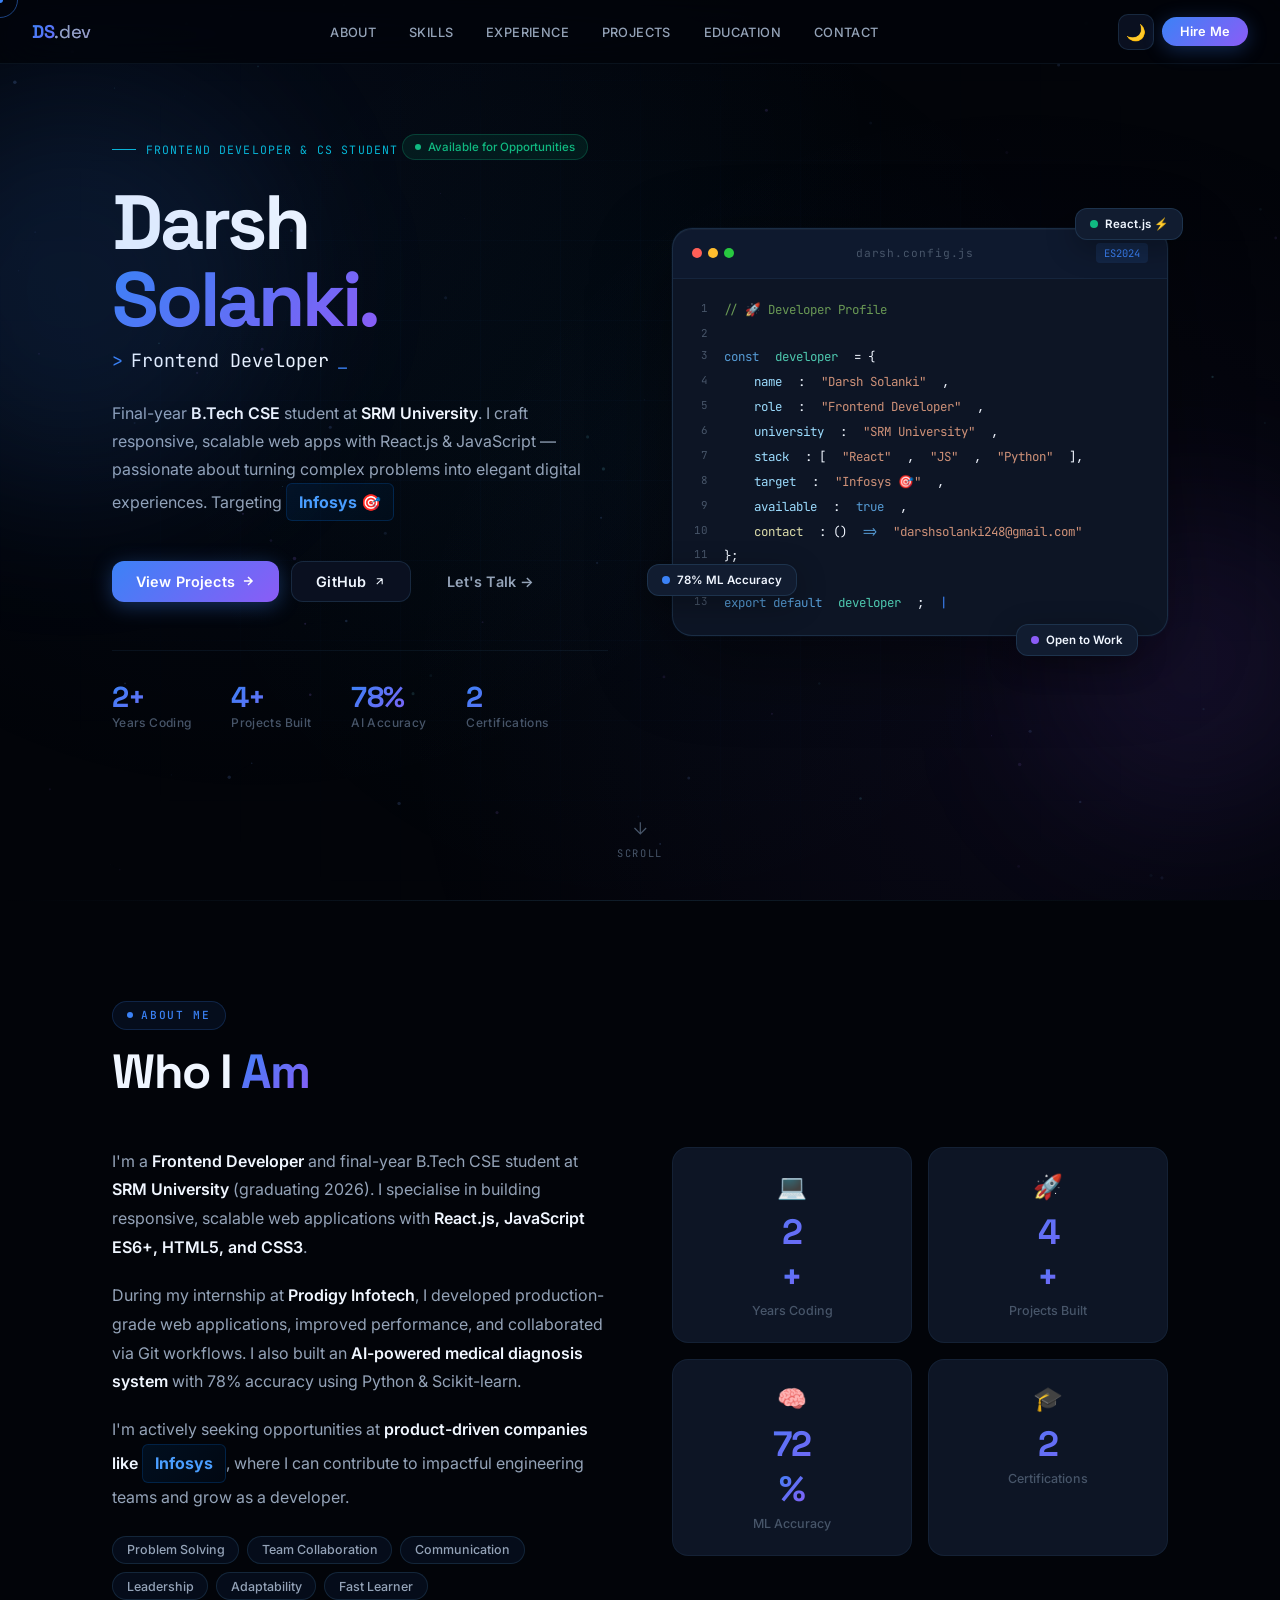
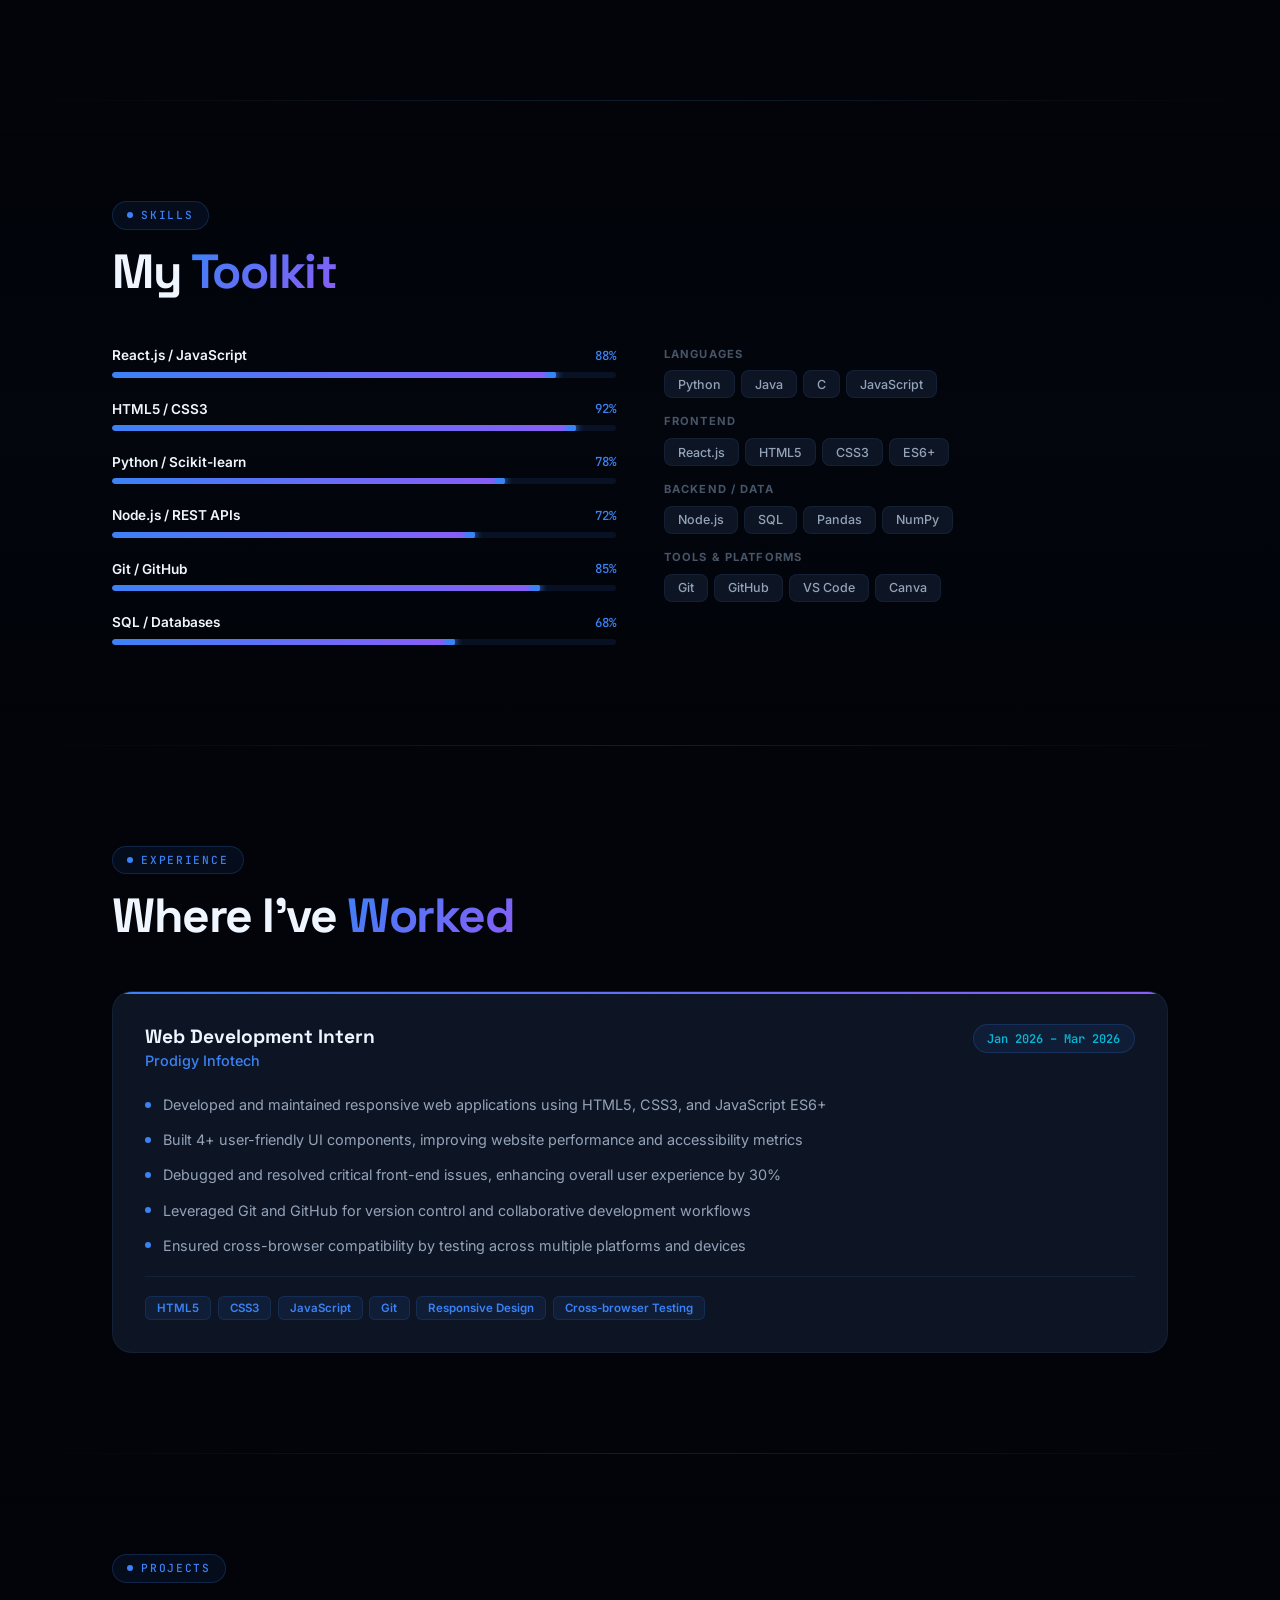
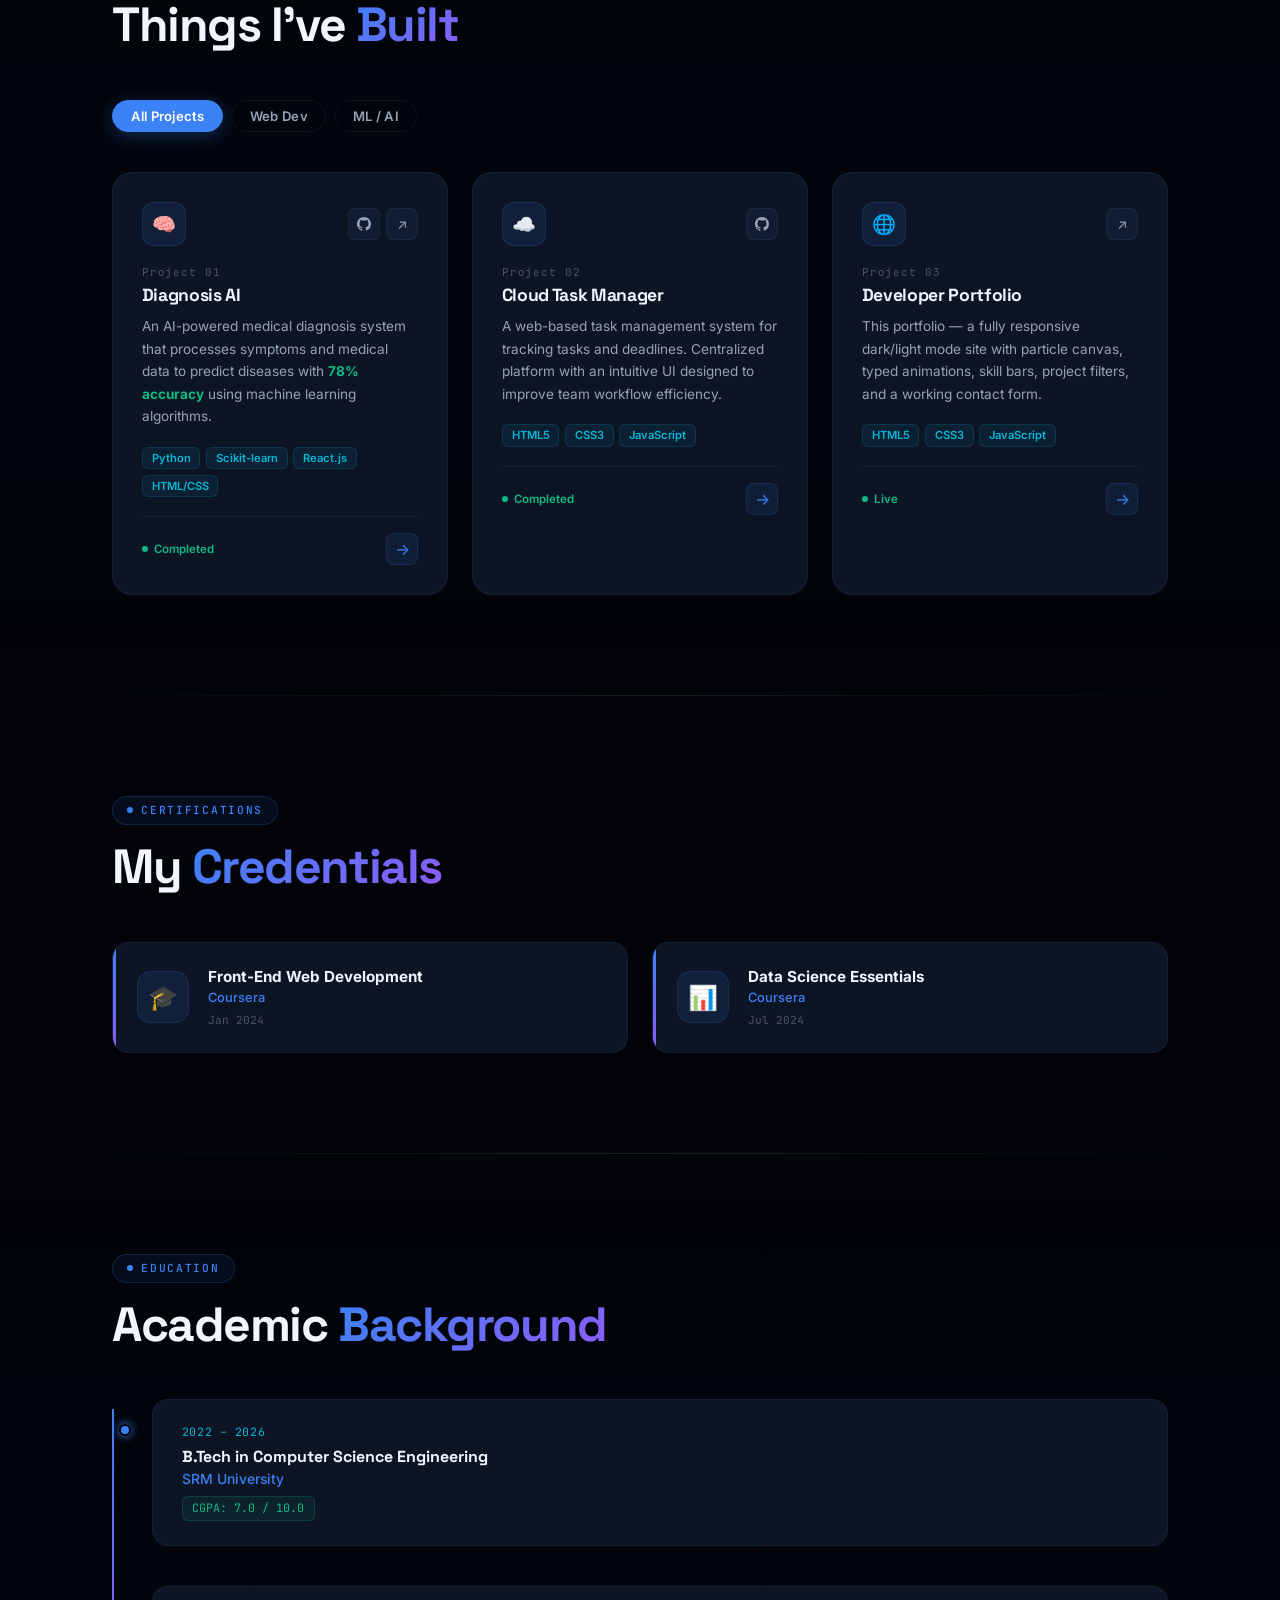
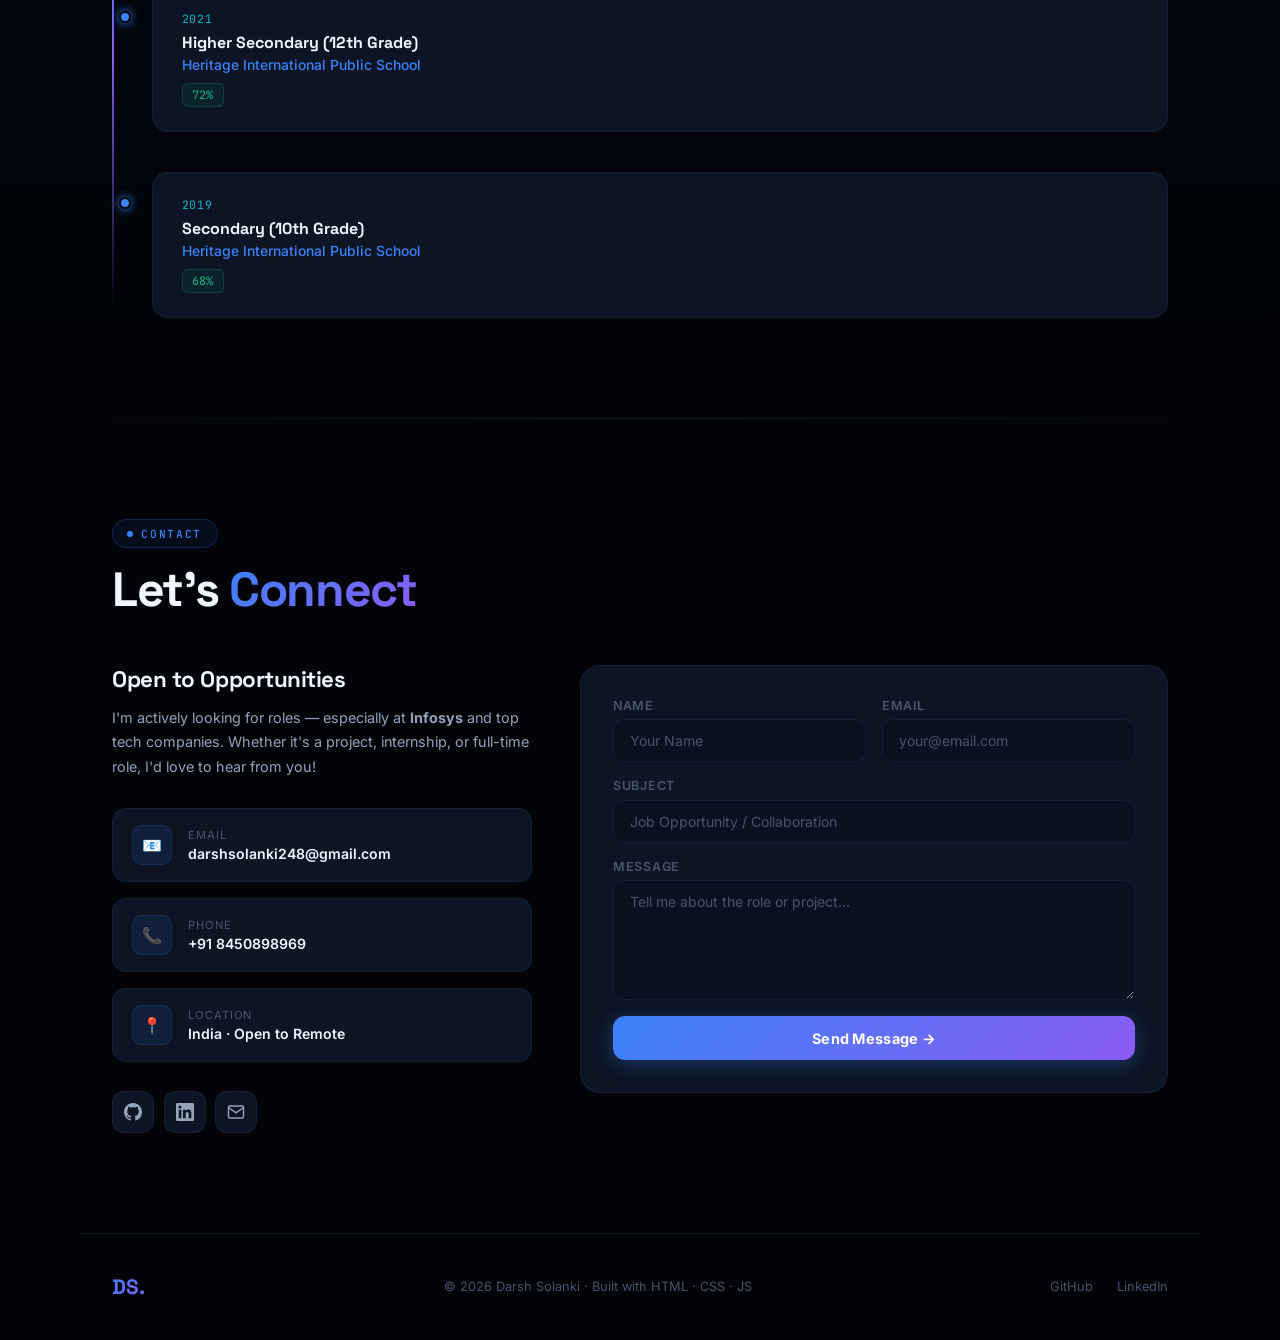
<file: index (1).html>
<!DOCTYPE html>
<html lang="en" data-theme="dark">
<head>
  <meta charset="UTF-8">
  <meta name="viewport" content="width=device-width, initial-scale=1.0">
  <meta name="description" content="Darsh Solanki – Frontend Developer & CS Student. Building responsive web apps with React.js, JavaScript, and modern tools.">
  <title>Darsh Solanki | Frontend Developer</title>
  <link rel="preconnect" href="https://fonts.googleapis.com">
  <link href="https://fonts.googleapis.com/css2?family=Inter:wght@300;400;500;600;700;800;900&family=Space+Grotesk:wght@400;500;600;700&family=JetBrains+Mono:wght@300;400;500&display=swap" rel="stylesheet">
  <link rel="stylesheet" href="style.css">
</head>
<body>

  <!-- CURSOR -->
  <div id="cursor-dot"></div>
  <div id="cursor-ring"></div>

  <!-- CANVAS -->
  <canvas id="bg-canvas"></canvas>

  <!-- PROGRESS -->
  <div id="progress-bar"></div>

  <!-- ════════════════════════════════
       NAV
  ════════════════════════════════ -->
  <nav id="nav">
    <div class="nav-logo">DS<span>.dev</span></div>
    <ul class="nav-links">
      <li><a href="#about">About</a></li>
      <li><a href="#skills">Skills</a></li>
      <li><a href="#experience">Experience</a></li>
      <li><a href="#projects">Projects</a></li>
      <li><a href="#education">Education</a></li>
      <li><a href="#contact">Contact</a></li>
    </ul>
    <div class="nav-right">
      <button class="nav-theme" id="theme-btn" title="Toggle theme">🌙</button>
      <a href="#contact" class="nav-cta">Hire Me</a>
      <button class="nav-burger" id="burger" aria-label="Menu">
        <span></span><span></span><span></span>
      </button>
    </div>
  </nav>

  <!-- MOBILE MENU -->
  <div class="mob-menu" id="mob-menu">
    <a href="#about" class="mob-link">About</a>
    <a href="#skills" class="mob-link">Skills</a>
    <a href="#experience" class="mob-link">Experience</a>
    <a href="#projects" class="mob-link">Projects</a>
    <a href="#education" class="mob-link">Education</a>
    <a href="#contact" class="mob-link">Contact</a>
  </div>

  <!-- ════════════════════════════════
       HERO
  ════════════════════════════════ -->
  <section id="hero">
    <div class="hero-orb ho1"></div>
    <div class="hero-orb ho2"></div>
    <div class="hero-inner">
      <div class="hero-left">
        <div class="hero-eyebrow">Frontend Developer &amp; CS Student</div>
        <div class="status-dot">Available for Opportunities</div>
        <h1 class="hero-name">
          Darsh<br>
          <span class="grad">Solanki.</span>
        </h1>
        <div class="hero-title">
          <span class="prefix">&gt;</span>
          <span id="typed"></span><span class="tcursor">_</span>
        </div>
        <p class="hero-desc">
          Final-year <strong>B.Tech CSE</strong> student at <strong>SRM University</strong>.
          I craft responsive, scalable web apps with React.js &amp; JavaScript —
          passionate about turning complex problems into elegant digital experiences.
          Targeting <span class="infosys-highlight">Infosys 🎯</span>
        </p>
        <div class="hero-actions">
          <a href="#projects" class="btn btn-fill">
            View Projects
            <svg width="14" height="14" viewBox="0 0 24 24" fill="none" stroke="currentColor" stroke-width="2.5"><path d="m5 12 14 0M12 5l7 7-7 7"/></svg>
          </a>
          <a href="https://github.com/darsh0124" target="_blank" class="btn btn-outline">
            GitHub
            <svg width="13" height="13" viewBox="0 0 24 24" fill="none" stroke="currentColor" stroke-width="2"><path d="M7 17L17 7M17 7H7M17 7v10"/></svg>
          </a>
          <a href="#contact" class="btn btn-ghost">Let's Talk →</a>
        </div>
        <div class="hero-metrics">
          <div class="hm"><div class="hm-num">2+</div><div class="hm-label">Years Coding</div></div>
          <div class="hm"><div class="hm-num">4+</div><div class="hm-label">Projects Built</div></div>
          <div class="hm"><div class="hm-num">78%</div><div class="hm-label">AI Accuracy</div></div>
          <div class="hm"><div class="hm-num">2</div><div class="hm-label">Certifications</div></div>
        </div>
      </div>

      <div class="hero-right">
        <div class="hero-card-outer">
          <!-- Floating badges -->
          <div class="f-badge fb1"><div class="fb-dot green"></div>React.js ⚡</div>
          <div class="f-badge fb2"><div class="fb-dot blue"></div>78% ML Accuracy</div>
          <div class="f-badge fb3"><div class="fb-dot purple"></div>Open to Work</div>
          <!-- Code card -->
          <div class="hero-card">
            <div class="card-header">
              <div class="card-dots">
                <div class="cd cd-r"></div>
                <div class="cd cd-y"></div>
                <div class="cd cd-g"></div>
              </div>
              <div class="card-title">darsh.config.js</div>
              <div class="card-lang-badge">ES2024</div>
            </div>
            <div class="code-body">
              <div class="cl"><span class="ln">1</span><span class="cm">// 🚀 Developer Profile</span></div>
              <div class="cl"><span class="ln">2</span></div>
              <div class="cl"><span class="ln">3</span><span class="kw">const </span><span class="cn">developer</span><span> = {</span></div>
              <div class="cl"><span class="ln">4</span><span>&nbsp;&nbsp;</span><span class="nb">name</span><span>: </span><span class="st">"Darsh Solanki"</span><span>,</span></div>
              <div class="cl"><span class="ln">5</span><span>&nbsp;&nbsp;</span><span class="nb">role</span><span>: </span><span class="st">"Frontend Developer"</span><span>,</span></div>
              <div class="cl"><span class="ln">6</span><span>&nbsp;&nbsp;</span><span class="nb">university</span><span>: </span><span class="st">"SRM University"</span><span>,</span></div>
              <div class="cl"><span class="ln">7</span><span>&nbsp;&nbsp;</span><span class="nb">stack</span><span>: [</span><span class="st">"React"</span><span>,</span><span class="st">"JS"</span><span>,</span><span class="st">"Python"</span><span>],</span></div>
              <div class="cl"><span class="ln">8</span><span>&nbsp;&nbsp;</span><span class="nb">target</span><span>: </span><span class="st">"Infosys 🎯"</span><span>,</span></div>
              <div class="cl"><span class="ln">9</span><span>&nbsp;&nbsp;</span><span class="nb">available</span><span>: </span><span class="kw">true</span><span>,</span></div>
              <div class="cl"><span class="ln">10</span><span>&nbsp;&nbsp;</span><span class="fn">contact</span><span>: () </span><span class="kw">=&gt; </span><span class="st">"darshsolanki248@gmail.com"</span></div>
              <div class="cl"><span class="ln">11</span><span>};</span></div>
              <div class="cl"><span class="ln">12</span></div>
              <div class="cl"><span class="ln">13</span><span class="kw">export default </span><span class="cn">developer</span><span>;</span><span class="cursor-blink"> |</span></div>
            </div>
          </div>
        </div>
      </div>
    </div>

    <div class="scroll-cue">
      <svg viewBox="0 0 24 24" fill="none" stroke="currentColor" stroke-width="1.5"><path d="M12 5v14M5 12l7 7 7-7"/></svg>
      SCROLL
    </div>
  </section>

  <div class="divider"></div>

  <!-- ════════════════════════════════
       ABOUT
  ════════════════════════════════ -->
  <section id="about">
    <div class="container">
      <div class="s-tag">About Me</div>
      <h2 class="s-title">Who I <span class="hl">Am</span></h2>
      <div class="about-grid">
        <div class="about-text" data-reveal="left">
          <p>I'm a <strong>Frontend Developer</strong> and final-year B.Tech CSE student at <strong>SRM University</strong> (graduating 2026). I specialise in building responsive, scalable web applications with <strong>React.js, JavaScript ES6+, HTML5, and CSS3</strong>.</p>
          <p>During my internship at <strong>Prodigy Infotech</strong>, I developed production-grade web applications, improved performance, and collaborated via Git workflows. I also built an <strong>AI-powered medical diagnosis system</strong> with 78% accuracy using Python &amp; Scikit-learn.</p>
          <p>I'm actively seeking opportunities at <strong>product-driven companies like <span class="infosys-highlight">Infosys</span></strong>, where I can contribute to impactful engineering teams and grow as a developer.</p>
          <div class="chips">
            <span class="chip">Problem Solving</span>
            <span class="chip">Team Collaboration</span>
            <span class="chip">Communication</span>
            <span class="chip">Leadership</span>
            <span class="chip">Adaptability</span>
            <span class="chip">Fast Learner</span>
          </div>
        </div>
        <div class="about-cards" data-reveal="right">
          <div class="acard">
            <span class="acard-ico">💻</span>
            <span class="acard-num counter" data-t="2">0</span><span class="acard-suffix">+</span>
            <div class="acard-lbl">Years Coding</div>
          </div>
          <div class="acard">
            <span class="acard-ico">🚀</span>
            <span class="acard-num counter" data-t="4">0</span><span class="acard-suffix">+</span>
            <div class="acard-lbl">Projects Built</div>
          </div>
          <div class="acard">
            <span class="acard-ico">🧠</span>
            <span class="acard-num counter" data-t="78">0</span><span class="acard-suffix">%</span>
            <div class="acard-lbl">ML Accuracy</div>
          </div>
          <div class="acard">
            <span class="acard-ico">🎓</span>
            <span class="acard-num counter" data-t="2">0</span>
            <div class="acard-lbl">Certifications</div>
          </div>
        </div>
      </div>
    </div>
  </section>

  <div class="divider"></div>

  <!-- ════════════════════════════════
       SKILLS
  ════════════════════════════════ -->
  <section id="skills" class="alt-bg">
    <div class="container">
      <div class="s-tag">Skills</div>
      <h2 class="s-title">My <span class="hl">Toolkit</span></h2>
      <div class="skills-layout">
        <div data-reveal="left">
          <div class="skill-bars" id="sbars">
            <div class="sb-item">
              <div class="sb-header"><span class="sb-name">React.js / JavaScript</span><span class="sb-pct">88%</span></div>
              <div class="sb-track"><div class="sb-fill" data-w="88"></div></div>
            </div>
            <div class="sb-item">
              <div class="sb-header"><span class="sb-name">HTML5 / CSS3</span><span class="sb-pct">92%</span></div>
              <div class="sb-track"><div class="sb-fill" data-w="92"></div></div>
            </div>
            <div class="sb-item">
              <div class="sb-header"><span class="sb-name">Python / Scikit-learn</span><span class="sb-pct">78%</span></div>
              <div class="sb-track"><div class="sb-fill" data-w="78"></div></div>
            </div>
            <div class="sb-item">
              <div class="sb-header"><span class="sb-name">Node.js / REST APIs</span><span class="sb-pct">72%</span></div>
              <div class="sb-track"><div class="sb-fill" data-w="72"></div></div>
            </div>
            <div class="sb-item">
              <div class="sb-header"><span class="sb-name">Git / GitHub</span><span class="sb-pct">85%</span></div>
              <div class="sb-track"><div class="sb-fill" data-w="85"></div></div>
            </div>
            <div class="sb-item">
              <div class="sb-header"><span class="sb-name">SQL / Databases</span><span class="sb-pct">68%</span></div>
              <div class="sb-track"><div class="sb-fill" data-w="68"></div></div>
            </div>
          </div>
        </div>
        <div class="skill-tags" data-reveal="right">
          <div class="stag-group">
            <div class="stag-group-title">Languages</div>
            <div class="stags">
              <span class="stag">Python</span><span class="stag">Java</span>
              <span class="stag">C</span><span class="stag">JavaScript</span>
            </div>
          </div>
          <div class="stag-group">
            <div class="stag-group-title">Frontend</div>
            <div class="stags">
              <span class="stag">React.js</span><span class="stag">HTML5</span>
              <span class="stag">CSS3</span><span class="stag">ES6+</span>
            </div>
          </div>
          <div class="stag-group">
            <div class="stag-group-title">Backend / Data</div>
            <div class="stags">
              <span class="stag">Node.js</span><span class="stag">SQL</span>
              <span class="stag">Pandas</span><span class="stag">NumPy</span>
            </div>
          </div>
          <div class="stag-group">
            <div class="stag-group-title">Tools &amp; Platforms</div>
            <div class="stags">
              <span class="stag">Git</span><span class="stag">GitHub</span>
              <span class="stag">VS Code</span><span class="stag">Canva</span>
            </div>
          </div>
        </div>
      </div>
    </div>
  </section>

  <div class="divider"></div>

  <!-- ════════════════════════════════
       EXPERIENCE
  ════════════════════════════════ -->
  <section id="experience">
    <div class="container">
      <div class="s-tag">Experience</div>
      <h2 class="s-title">Where I've <span class="hl">Worked</span></h2>
      <div data-reveal>
        <div class="exp-card">
          <div class="exp-top">
            <div>
              <div class="exp-role">Web Development Intern</div>
              <div class="exp-co">Prodigy Infotech</div>
            </div>
            <div class="exp-badge">Jan 2026 – Mar 2026</div>
          </div>
          <ul class="exp-list">
            <li>Developed and maintained responsive web applications using HTML5, CSS3, and JavaScript ES6+</li>
            <li>Built 4+ user-friendly UI components, improving website performance and accessibility metrics</li>
            <li>Debugged and resolved critical front-end issues, enhancing overall user experience by 30%</li>
            <li>Leveraged Git and GitHub for version control and collaborative development workflows</li>
            <li>Ensured cross-browser compatibility by testing across multiple platforms and devices</li>
          </ul>
          <div class="exp-tags">
            <span class="exp-tag">HTML5</span>
            <span class="exp-tag">CSS3</span>
            <span class="exp-tag">JavaScript</span>
            <span class="exp-tag">Git</span>
            <span class="exp-tag">Responsive Design</span>
            <span class="exp-tag">Cross-browser Testing</span>
          </div>
        </div>
      </div>
    </div>
  </section>

  <div class="divider"></div>

  <!-- ════════════════════════════════
       PROJECTS
  ════════════════════════════════ -->
  <section id="projects" class="alt-bg">
    <div class="container">
      <div class="s-tag">Projects</div>
      <h2 class="s-title">Things I've <span class="hl">Built</span></h2>
      <div class="proj-filters">
        <button class="filt active" data-f="all">All Projects</button>
        <button class="filt" data-f="web">Web Dev</button>
        <button class="filt" data-f="ml">ML / AI</button>
      </div>
      <div class="pgrid">
        <!-- Project 01 -->
        <div class="pcard" data-cat="ml web" data-reveal>
          <div class="ptop">
            <div class="pico">🧠</div>
            <div class="plinks">
              <a href="https://github.com/darsh0124/Diagnosis-AI" target="_blank" data-tip="GitHub">
                <svg width="14" height="14" viewBox="0 0 24 24" fill="currentColor"><path d="M12 0C5.37 0 0 5.37 0 12c0 5.31 3.435 9.795 8.205 11.385.6.105.825-.255.825-.57 0-.285-.015-1.23-.015-2.235-3.015.555-3.795-.735-4.035-1.41-.135-.345-.72-1.41-1.23-1.695-.42-.225-1.02-.78-.015-.795.945-.015 1.62.87 1.845 1.23 1.08 1.815 2.805 1.305 3.495.99.105-.78.42-1.305.765-1.605-2.67-.3-5.46-1.335-5.46-5.925 0-1.305.465-2.385 1.23-3.225-.12-.3-.54-1.53.12-3.18 0 0 1.005-.315 3.3 1.23.96-.27 1.98-.405 3-.405s2.04.135 3 .405c2.295-1.56 3.3-1.23 3.3-1.23.66 1.65.24 2.88.12 3.18.765.84 1.23 1.905 1.23 3.225 0 4.605-2.805 5.625-5.475 5.925.435.375.81 1.095.81 2.22 0 1.605-.015 2.895-.015 3.3 0 .315.225.69.825.57A12.02 12.02 0 0024 12c0-6.63-5.37-12-12-12z"/></svg>
              </a>
              <a href="https://github.com/darsh0124/Diagnosis-AI" target="_blank" data-tip="Visit">↗</a>
            </div>
          </div>
          <div class="pnum">Project 01</div>
          <div class="pname">Diagnosis AI</div>
          <div class="pdesc">An AI-powered medical diagnosis system that processes symptoms and medical data to predict diseases with <strong class="accent4-text">78% accuracy</strong> using machine learning algorithms.</div>
          <div class="ptechs">
            <span class="ptag">Python</span><span class="ptag">Scikit-learn</span>
            <span class="ptag">React.js</span><span class="ptag">HTML/CSS</span>
          </div>
          <div class="pfoot">
            <div class="pstatus">Completed</div>
            <a href="https://github.com/darsh0124/Diagnosis-AI" target="_blank" class="parrow">→</a>
          </div>
        </div>

        <!-- Project 02 -->
        <div class="pcard" data-cat="web" data-reveal>
          <div class="ptop">
            <div class="pico">☁️</div>
            <div class="plinks">
              <a href="https://github.com/darsh0124" target="_blank" data-tip="GitHub">
                <svg width="14" height="14" viewBox="0 0 24 24" fill="currentColor"><path d="M12 0C5.37 0 0 5.37 0 12c0 5.31 3.435 9.795 8.205 11.385.6.105.825-.255.825-.57 0-.285-.015-1.23-.015-2.235-3.015.555-3.795-.735-4.035-1.41-.135-.345-.72-1.41-1.23-1.695-.42-.225-1.02-.78-.015-.795.945-.015 1.62.87 1.845 1.23 1.08 1.815 2.805 1.305 3.495.99.105-.78.42-1.305.765-1.605-2.67-.3-5.46-1.335-5.46-5.925 0-1.305.465-2.385 1.23-3.225-.12-.3-.54-1.53.12-3.18 0 0 1.005-.315 3.3 1.23.96-.27 1.98-.405 3-.405s2.04.135 3 .405c2.295-1.56 3.3-1.23 3.3-1.23.66 1.65.24 2.88.12 3.18.765.84 1.23 1.905 1.23 3.225 0 4.605-2.805 5.625-5.475 5.925.435.375.81 1.095.81 2.22 0 1.605-.015 2.895-.015 3.3 0 .315.225.69.825.57A12.02 12.02 0 0024 12c0-6.63-5.37-12-12-12z"/></svg>
              </a>
            </div>
          </div>
          <div class="pnum">Project 02</div>
          <div class="pname">Cloud Task Manager</div>
          <div class="pdesc">A web-based task management system for tracking tasks and deadlines. Centralized platform with an intuitive UI designed to improve team workflow efficiency.</div>
          <div class="ptechs">
            <span class="ptag">HTML5</span><span class="ptag">CSS3</span><span class="ptag">JavaScript</span>
          </div>
          <div class="pfoot">
            <div class="pstatus">Completed</div>
            <a href="https://github.com/darsh0124" target="_blank" class="parrow">→</a>
          </div>
        </div>

        <!-- Project 03 -->
        <div class="pcard" data-cat="web" data-reveal>
          <div class="ptop">
            <div class="pico">🌐</div>
            <div class="plinks">
              <a href="#" data-tip="This site">↗</a>
            </div>
          </div>
          <div class="pnum">Project 03</div>
          <div class="pname">Developer Portfolio</div>
          <div class="pdesc">This portfolio — a fully responsive dark/light mode site with particle canvas, typed animations, skill bars, project filters, and a working contact form.</div>
          <div class="ptechs">
            <span class="ptag">HTML5</span><span class="ptag">CSS3</span><span class="ptag">JavaScript</span>
          </div>
          <div class="pfoot">
            <div class="pstatus">Live</div>
            <span class="parrow">→</span>
          </div>
        </div>
      </div>
    </div>
  </section>

  <div class="divider"></div>

  <!-- ════════════════════════════════
       CERTIFICATIONS
  ════════════════════════════════ -->
  <section id="certifications">
    <div class="container">
      <div class="s-tag">Certifications</div>
      <h2 class="s-title">My <span class="hl">Credentials</span></h2>
      <div class="cert-grid">
        <div class="ccard" data-reveal>
          <div class="cbadge">🎓</div>
          <div>
            <div class="cname">Front-End Web Development</div>
            <div class="cby">Coursera</div>
            <span class="crib">Jan 2024</span>
          </div>
        </div>
        <div class="ccard" data-reveal>
          <div class="cbadge">📊</div>
          <div>
            <div class="cname">Data Science Essentials</div>
            <div class="cby">Coursera</div>
            <span class="crib">Jul 2024</span>
          </div>
        </div>
      </div>
    </div>
  </section>

  <div class="divider"></div>

  <!-- ════════════════════════════════
       EDUCATION
  ════════════════════════════════ -->
  <section id="education" class="alt-bg">
    <div class="container">
      <div class="s-tag">Education</div>
      <h2 class="s-title">Academic <span class="hl">Background</span></h2>
      <div class="edu-tl" data-reveal>
        <div class="edu-e">
          <div class="edu-yr">2022 – 2026</div>
          <div class="edu-deg">B.Tech in Computer Science Engineering</div>
          <div class="edu-school">SRM University</div>
          <div class="edu-score">CGPA: 7.0 / 10.0</div>
        </div>
        <div class="edu-e">
          <div class="edu-yr">2021</div>
          <div class="edu-deg">Higher Secondary (12th Grade)</div>
          <div class="edu-school">Heritage International Public School</div>
          <div class="edu-score">72%</div>
        </div>
        <div class="edu-e">
          <div class="edu-yr">2019</div>
          <div class="edu-deg">Secondary (10th Grade)</div>
          <div class="edu-school">Heritage International Public School</div>
          <div class="edu-score">68%</div>
        </div>
      </div>
    </div>
  </section>

  <div class="divider"></div>

  <!-- ════════════════════════════════
       CONTACT
  ════════════════════════════════ -->
  <section id="contact">
    <div class="container">
      <div class="s-tag">Contact</div>
      <h2 class="s-title">Let's <span class="hl">Connect</span></h2>
      <div class="contact-grid">
        <div class="contact-info" data-reveal="left">
          <h3>Open to Opportunities</h3>
          <p>I'm actively looking for roles — especially at <strong>Infosys</strong> and top tech companies. Whether it's a project, internship, or full-time role, I'd love to hear from you!</p>
          <div class="ci-list">
            <div class="ci">
              <div class="ci-ico">📧</div>
              <div>
                <div class="ci-lbl">Email</div>
                <div class="ci-val">darshsolanki248@gmail.com</div>
              </div>
            </div>
            <div class="ci">
              <div class="ci-ico">📞</div>
              <div>
                <div class="ci-lbl">Phone</div>
                <div class="ci-val">+91 8450898969</div>
              </div>
            </div>
            <div class="ci">
              <div class="ci-ico">📍</div>
              <div>
                <div class="ci-lbl">Location</div>
                <div class="ci-val">India · Open to Remote</div>
              </div>
            </div>
          </div>
          <div class="soc-row">
            <a href="https://github.com/darsh0124" target="_blank" class="soc" data-tip="GitHub">
              <svg width="18" height="18" viewBox="0 0 24 24" fill="currentColor"><path d="M12 0C5.37 0 0 5.37 0 12c0 5.31 3.435 9.795 8.205 11.385.6.105.825-.255.825-.57 0-.285-.015-1.23-.015-2.235-3.015.555-3.795-.735-4.035-1.41-.135-.345-.72-1.41-1.23-1.695-.42-.225-1.02-.78-.015-.795.945-.015 1.62.87 1.845 1.23 1.08 1.815 2.805 1.305 3.495.99.105-.78.42-1.305.765-1.605-2.67-.3-5.46-1.335-5.46-5.925 0-1.305.465-2.385 1.23-3.225-.12-.3-.54-1.53.12-3.18 0 0 1.005-.315 3.3 1.23.96-.27 1.98-.405 3-.405s2.04.135 3 .405c2.295-1.56 3.3-1.23 3.3-1.23.66 1.65.24 2.88.12 3.18.765.84 1.23 1.905 1.23 3.225 0 4.605-2.805 5.625-5.475 5.925.435.375.81 1.095.81 2.22 0 1.605-.015 2.895-.015 3.3 0 .315.225.69.825.57A12.02 12.02 0 0024 12c0-6.63-5.37-12-12-12z"/></svg>
            </a>
            <a href="https://linkedin.com/in/darsh-solanki-55a9b7222" target="_blank" class="soc" data-tip="LinkedIn">
              <svg width="18" height="18" viewBox="0 0 24 24" fill="currentColor"><path d="M20.447 20.452h-3.554v-5.569c0-1.328-.027-3.037-1.852-3.037-1.853 0-2.136 1.445-2.136 2.939v5.667H9.351V9h3.414v1.561h.046c.477-.9 1.637-1.85 3.37-1.85 3.601 0 4.267 2.37 4.267 5.455v6.286zM5.337 7.433a2.062 2.062 0 01-2.063-2.065 2.064 2.064 0 112.063 2.065zm1.782 13.019H3.555V9h3.564v11.452zM22.225 0H1.771C.792 0 0 .774 0 1.729v20.542C0 23.227.792 24 1.771 24h20.451C23.2 24 24 23.227 24 22.271V1.729C24 .774 23.2 0 22.222 0h.003z"/></svg>
            </a>
            <a href="mailto:darshsolanki248@gmail.com" class="soc" data-tip="Email">
              <svg width="18" height="18" viewBox="0 0 24 24" fill="none" stroke="currentColor" stroke-width="2"><path d="M4 4h16c1.1 0 2 .9 2 2v12c0 1.1-.9 2-2 2H4c-1.1 0-2-.9-2-2V6c0-1.1.9-2 2-2z"/><polyline points="22,6 12,13 2,6"/></svg>
            </a>
          </div>
        </div>

        <div data-reveal="right">
          <form class="cform" id="cform">
            <div class="frow">
              <div class="fg">
                <label>Name</label>
                <input type="text" id="fn" placeholder="Your Name" required>
              </div>
              <div class="fg">
                <label>Email</label>
                <input type="email" id="fe" placeholder="your@email.com" required>
              </div>
            </div>
            <div class="fg">
              <label>Subject</label>
              <input type="text" id="fs" placeholder="Job Opportunity / Collaboration">
            </div>
            <div class="fg">
              <label>Message</label>
              <textarea id="fm" placeholder="Tell me about the role or project..." required></textarea>
            </div>
            <button type="submit" class="fsub" id="fsub">
              <span id="fbtxt">Send Message →</span>
            </button>
            <div class="fsuccess" id="fsuc">✅ Message sent! I'll get back to you soon.</div>
          </form>
        </div>
      </div>
    </div>
  </section>

  <!-- ════════════════════════════════
       FOOTER
  ════════════════════════════════ -->
  <footer>
    <div class="footer-logo">DS.</div>
    <div class="footer-copy">© 2026 Darsh Solanki · Built with HTML · CSS ·  JS</div>
    <div class="footer-links">
      <a href="https://github.com/darsh0124" target="_blank">GitHub</a>
      <a href="https://linkedin.com/in/darsh-solanki-55a9b7222" target="_blank">LinkedIn</a>
    </div>
  </footer>

  <script src="script.js"></script>
</body>
</html>
</file>
<file: style.css>
/* ═══════════════════════════════════════════════════
   VARIABLES & THEME
═══════════════════════════════════════════════════ */
:root {
  --ease: cubic-bezier(0.16, 1, 0.3, 1);
  --ease2: cubic-bezier(0.4, 0, 0.2, 1);
  --dur: 0.6s;
}
[data-theme="dark"] {
  --bg: #020409;
  --bg2: #060b14;
  --surface: #0a1020;
  --card: #0d1525;
  --card2: #111c30;
  --border: rgba(99,179,237,0.08);
  --border2: rgba(99,179,237,0.15);
  --accent: #3b82f6;
  --accent2: #8b5cf6;
  --accent3: #06b6d4;
  --accent4: #10b981;
  --gold: #f59e0b;
  --text: #f0f6ff;
  --text2: #94a3b8;
  --muted: #475569;
  --glow: rgba(59,130,246,0.2);
  --glow2: rgba(139,92,246,0.15);
  --nav-bg: rgba(2,4,9,0.8);
  --grad1: linear-gradient(135deg, #3b82f6, #8b5cf6);
  --grad2: linear-gradient(135deg, #06b6d4, #3b82f6);
  --grad3: linear-gradient(135deg, #8b5cf6, #ec4899);
}
[data-theme="light"] {
  --bg: #f8faff;
  --bg2: #f0f4ff;
  --surface: #ffffff;
  --card: #ffffff;
  --card2: #f5f8ff;
  --border: rgba(59,130,246,0.1);
  --border2: rgba(59,130,246,0.2);
  --accent: #2563eb;
  --accent2: #7c3aed;
  --accent3: #0891b2;
  --accent4: #059669;
  --gold: #d97706;
  --text: #0f172a;
  --text2: #475569;
  --muted: #94a3b8;
  --glow: rgba(37,99,235,0.12);
  --glow2: rgba(124,58,237,0.08);
  --nav-bg: rgba(248,250,255,0.85);
  --grad1: linear-gradient(135deg, #2563eb, #7c3aed);
  --grad2: linear-gradient(135deg, #0891b2, #2563eb);
  --grad3: linear-gradient(135deg, #7c3aed, #db2777);
}

/* ═══════════════════════════════════════════════════
   RESET & BASE
═══════════════════════════════════════════════════ */
*,*::before,*::after{box-sizing:border-box;margin:0;padding:0;}
html{scroll-behavior:smooth;font-size:16px;}
body{
  background:var(--bg);color:var(--text);
  font-family:'Inter',sans-serif;font-weight:400;
  overflow-x:hidden;
  transition:background 0.4s var(--ease2),color 0.4s var(--ease2);
  cursor:none;
}
a{text-decoration:none;color:inherit;}
ul{list-style:none;}
img{display:block;max-width:100%;}
button{cursor:none;border:none;background:none;font-family:inherit;}

::-webkit-scrollbar{width:4px;}
::-webkit-scrollbar-track{background:var(--bg);}
::-webkit-scrollbar-thumb{background:var(--accent);border-radius:99px;}
::selection{background:rgba(59,130,246,0.25);color:var(--text);}

/* ═══════════════════════════════════════════════════
   CURSOR
═══════════════════════════════════════════════════ */
#cursor-dot, #cursor-ring {
  position: fixed;pointer-events:none;z-index:9999;border-radius:50%;
  transform: translate(-50%,-50%);transition-property:none;
}
#cursor-dot {
  width:6px;height:6px;background:var(--accent);
  top:0;left:0;transition: opacity 0.3s, transform 0.1s;
}
#cursor-ring {
  width:36px;height:36px;border:1.5px solid rgba(59,130,246,0.5);
  top:0;left:0;transition: width 0.3s var(--ease2), height 0.3s var(--ease2),
    border-color 0.3s, opacity 0.3s, top 0.12s linear, left 0.12s linear;
}
body:has(a:hover, button:hover) #cursor-ring,
body:has(.pcard:hover) #cursor-ring {
  width:56px;height:56px;border-color:var(--accent);
}
body:has(.btn:hover) #cursor-dot { transform:translate(-50%,-50%) scale(2); }

/* ═══════════════════════════════════════════════════
   NOISE + GRID OVERLAY
═══════════════════════════════════════════════════ */
body::before {
  content:'';position:fixed;inset:0;z-index:0;
  background-image:
    radial-gradient(circle at 20% 20%, rgba(59,130,246,0.06) 0%, transparent 50%),
    radial-gradient(circle at 80% 80%, rgba(139,92,246,0.06) 0%, transparent 50%),
    radial-gradient(circle at 50% 50%, rgba(6,182,212,0.03) 0%, transparent 60%);
  pointer-events:none;
}
body::after {
  content:'';position:fixed;inset:0;z-index:0;pointer-events:none;
  background-image:
    linear-gradient(rgba(59,130,246,0.025) 1px, transparent 1px),
    linear-gradient(90deg, rgba(59,130,246,0.025) 1px, transparent 1px);
  background-size:80px 80px;
  mask-image:radial-gradient(ellipse at center, black 30%, transparent 80%);
}

/* ═══════════════════════════════════════════════════
   CANVAS BG
═══════════════════════════════════════════════════ */
#bg-canvas {
  position:fixed;inset:0;z-index:0;opacity:0.4;pointer-events:none;
}

/* ═══════════════════════════════════════════════════
   PROGRESS BAR
═══════════════════════════════════════════════════ */
#progress-bar {
  position:fixed;top:0;left:0;height:2px;width:0%;z-index:1000;
  background:var(--grad1);
  box-shadow:0 0 12px var(--accent);
  transition:width 0.1s linear;
}

/* ═══════════════════════════════════════════════════
   NAV
═══════════════════════════════════════════════════ */
nav {
  position:fixed;top:0;left:0;right:0;z-index:900;
  padding:0 2rem;height:64px;
  display:flex;align-items:center;justify-content:space-between;
  background:var(--nav-bg);
  backdrop-filter:blur(20px) saturate(180%);
  -webkit-backdrop-filter:blur(20px) saturate(180%);
  border-bottom:1px solid var(--border);
  transition:all 0.4s var(--ease2);
}
nav.scrolled { box-shadow: 0 8px 40px rgba(0,0,0,0.3); }
.nav-logo {
  font-family:'Space Grotesk',sans-serif;font-weight:700;font-size:1.15rem;
  background:var(--grad1);-webkit-background-clip:text;-webkit-text-fill-color:transparent;
  letter-spacing:-0.02em;
}
.nav-logo span { -webkit-text-fill-color:var(--text2);font-weight:400; }
.nav-links {
  display:flex;gap:0.25rem;align-items:center;
}
.nav-links a {
  font-size:0.8rem;font-weight:500;letter-spacing:0.03em;text-transform:uppercase;
  padding:0.4rem 0.9rem;border-radius:99px;color:var(--text2);
  transition:all 0.3s var(--ease2);position:relative;
}
.nav-links a::before {
  content:'';position:absolute;inset:0;border-radius:99px;
  background:rgba(59,130,246,0.1);opacity:0;transition:opacity 0.3s;
}
.nav-links a:hover, .nav-links a.active {
  color:var(--text);
}
.nav-links a:hover::before, .nav-links a.active::before { opacity:1; }
.nav-links a.active { color:var(--accent); }
.nav-right { display:flex;gap:0.5rem;align-items:center; }
.nav-theme {
  width:36px;height:36px;border-radius:10px;
  border:1px solid var(--border2);
  display:flex;align-items:center;justify-content:center;
  color:var(--text2);font-size:1rem;
  background:var(--surface);
  transition:all 0.3s;
}
.nav-theme:hover { border-color:var(--accent);color:var(--accent); }
.nav-cta {
  padding:0.45rem 1.1rem;border-radius:99px;font-size:0.8rem;font-weight:600;
  background:var(--grad1);color:#fff;
  box-shadow:0 4px 20px rgba(59,130,246,0.3);
  transition:all 0.3s var(--ease2);letter-spacing:0.02em;
}
.nav-cta:hover { transform:translateY(-1px);box-shadow:0 8px 30px rgba(59,130,246,0.4); }
.nav-burger { display:none;flex-direction:column;gap:4px;padding:6px; }
.nav-burger span { display:block;width:20px;height:2px;background:var(--text2);border-radius:99px;transition:all 0.3s; }
.mob-menu {
  display:none;position:fixed;inset:0;top:64px;z-index:850;
  background:var(--nav-bg);backdrop-filter:blur(20px);
  padding:2rem;flex-direction:column;gap:0.5rem;
}
.mob-menu.open { display:flex; }
.mob-menu a {
  display:block;padding:0.9rem 1.2rem;border-radius:12px;
  font-weight:500;font-size:1rem;color:var(--text2);
  border:1px solid var(--border);transition:all 0.3s;
}
.mob-menu a:hover { background:var(--surface);color:var(--accent);border-color:var(--border2); }

/* ═══════════════════════════════════════════════════
   LAYOUT
═══════════════════════════════════════════════════ */
.container { max-width:1120px;margin:0 auto;padding:0 2rem;position:relative;z-index:1; }
section { padding:100px 0;position:relative;z-index:1; }
.alt-bg { background:linear-gradient(to bottom, transparent, rgba(59,130,246,0.02), transparent); }
.s-tag {
  display:inline-flex;align-items:center;gap:0.5rem;
  font-family:'JetBrains Mono',monospace;font-size:0.7rem;font-weight:500;
  letter-spacing:0.15em;text-transform:uppercase;
  padding:0.4rem 0.9rem;border-radius:99px;margin-bottom:1rem;
  background:rgba(59,130,246,0.08);border:1px solid rgba(59,130,246,0.2);
  color:var(--accent);
}
.s-tag::before { content:''; width:6px;height:6px;border-radius:50%;background:var(--accent);animation:pulse2 2s infinite; }
.s-title {
  font-family:'Space Grotesk',sans-serif;font-size:clamp(2rem,4vw,3rem);
  font-weight:700;letter-spacing:-0.03em;line-height:1.1;
  margin-bottom:3rem;
}
.s-title .hl {
  background:var(--grad1);-webkit-background-clip:text;-webkit-text-fill-color:transparent;
}

/* ═══════════════════════════════════════════════════
   REVEAL ANIMATIONS
═══════════════════════════════════════════════════ */
[data-reveal], [data-reveal="left"], [data-reveal="right"] {
  opacity:0;transform:translateY(40px);transition:opacity 0.8s var(--ease), transform 0.8s var(--ease);
}
[data-reveal="left"] { transform:translateX(-40px); }
[data-reveal="right"] { transform:translateX(40px); }
[data-reveal].revealed, [data-reveal="left"].revealed, [data-reveal="right"].revealed {
  opacity:1;transform:none;
}

/* ═══════════════════════════════════════════════════
   HERO
═══════════════════════════════════════════════════ */
#hero {
  min-height:100vh;display:flex;align-items:center;padding-top:64px;
  position:relative;overflow:hidden;
}
.hero-inner {
  display:grid;grid-template-columns:1fr 1fr;gap:4rem;align-items:center;
  width:100%;max-width:1120px;margin:0 auto;padding:0 2rem;
}
.hero-eyebrow {
  display:inline-flex;align-items:center;gap:0.6rem;
  font-family:'JetBrains Mono',monospace;font-size:0.72rem;letter-spacing:0.1em;
  text-transform:uppercase;color:var(--accent3);margin-bottom:1.5rem;
}
.hero-eyebrow::before {
  content:'';display:block;width:24px;height:1px;background:var(--accent3);
}
.status-dot {
  display:inline-flex;align-items:center;gap:0.4rem;
  padding:0.3rem 0.75rem;border-radius:99px;font-size:0.72rem;font-weight:500;
  background:rgba(16,185,129,0.1);border:1px solid rgba(16,185,129,0.25);
  color:var(--accent4);margin-bottom:1.5rem;width:fit-content;
}
.status-dot::before {
  content:'';width:6px;height:6px;border-radius:50%;background:var(--accent4);
  animation:pulse2 2s infinite;
}
.hero-name {
  font-family:'Space Grotesk',sans-serif;
  font-size:clamp(3rem,6vw,5.5rem);
  font-weight:800;letter-spacing:-0.04em;line-height:1;
  margin-bottom:0.5rem;
}
.hero-name .grad {
  background:var(--grad1);-webkit-background-clip:text;-webkit-text-fill-color:transparent;
  display:inline-block;
}
.hero-title {
  font-family:'JetBrains Mono',monospace;
  font-size:clamp(0.9rem,1.5vw,1.15rem);
  color:var(--text2);margin-bottom:1.5rem;height:1.6em;
  display:flex;align-items:center;gap:0.5rem;
}
.hero-title .prefix { color:var(--accent); }
#typed { color:var(--text); }
.tcursor { color:var(--accent);animation:blink 1s infinite; }
@keyframes blink { 0%,50%{opacity:1}51%,100%{opacity:0} }
.hero-desc {
  font-size:1rem;line-height:1.75;color:var(--text2);
  max-width:520px;margin-bottom:2.5rem;
}
.hero-desc strong { color:var(--text);font-weight:600; }
.hero-actions { display:flex;gap:0.75rem;flex-wrap:wrap;margin-bottom:3rem; }
.btn {
  display:inline-flex;align-items:center;gap:0.4rem;
  padding:0.7rem 1.5rem;border-radius:12px;font-weight:600;font-size:0.9rem;
  transition:all 0.3s var(--ease2);letter-spacing:0.01em;position:relative;overflow:hidden;
}
.btn::after {
  content:'';position:absolute;inset:0;opacity:0;
  background:rgba(255,255,255,0.1);transition:opacity 0.3s;
}
.btn:hover::after { opacity:1; }
.btn-fill {
  background:var(--grad1);color:#fff;
  box-shadow:0 4px 20px rgba(59,130,246,0.35);
}
.btn-fill:hover { transform:translateY(-2px);box-shadow:0 8px 30px rgba(59,130,246,0.5); }
.btn-outline {
  border:1px solid var(--border2);color:var(--text);background:var(--surface);
}
.btn-outline:hover { border-color:var(--accent);color:var(--accent);transform:translateY(-2px); }
.btn-ghost {
  color:var(--text2);
}
.btn-ghost:hover { color:var(--text); }
.hero-metrics {
  display:flex;gap:2.5rem;
  border-top:1px solid var(--border);padding-top:2rem;
}
.hm { }
.hm-num {
  font-family:'Space Grotesk',sans-serif;font-size:1.8rem;font-weight:700;
  letter-spacing:-0.03em;line-height:1;
  background:var(--grad1);-webkit-background-clip:text;-webkit-text-fill-color:transparent;
  margin-bottom:0.2rem;
}
.hm-label { font-size:0.75rem;color:var(--muted);font-weight:500;letter-spacing:0.03em; }

/* HERO RIGHT: CODE CARD */
.hero-right { position:relative; }
.hero-card-outer {
  position:relative;
  animation:float 6s ease-in-out infinite;
}
@keyframes float { 0%,100%{transform:translateY(0)} 50%{transform:translateY(-12px)} }
.hero-card {
  background:var(--card);border:1px solid var(--border2);
  border-radius:20px;overflow:hidden;
  box-shadow:0 24px 80px rgba(0,0,0,0.4), 0 0 0 1px rgba(59,130,246,0.05),
    inset 0 1px 0 rgba(255,255,255,0.04);
  position:relative;z-index:2;
}
.card-header {
  display:flex;align-items:center;justify-content:space-between;
  padding:0.9rem 1.2rem;border-bottom:1px solid var(--border);
  background:rgba(59,130,246,0.04);
}
.card-dots { display:flex;gap:6px; }
.cd {width:10px;height:10px;border-radius:50%;}
.cd-r{background:#ff5f57;} .cd-y{background:#ffbd2e;} .cd-g{background:#28c840;}
.card-title {
  font-family:'JetBrains Mono',monospace;font-size:0.7rem;
  color:var(--muted);letter-spacing:0.08em;
}
.card-actions { display:flex;gap:0.5rem; }
.card-lang-badge {
  font-family:'JetBrains Mono',monospace;font-size:0.65rem;
  padding:0.2rem 0.5rem;border-radius:4px;
  background:rgba(59,130,246,0.12);color:var(--accent);
}
.code-body { padding:1.2rem;font-family:'JetBrains Mono',monospace;font-size:0.78rem;line-height:2; }
.cl { display:flex;gap:1rem; }
.ln { color:var(--muted);user-select:none;min-width:1rem;text-align:right;font-size:0.68rem; }
.cm { color:#6a9955; }
.kw { color:#569cd6; }
.cn { color:#4ec9b0; }
.fn { color:#dcdcaa; }
.nb { color:#9cdcfe; }
.st { color:#ce9178; }
.nm { color:#b5cea8; }
.cursor-blink { animation:blink 1s infinite;color:var(--accent); }

/* Floating badges around card */
.f-badge {
  position:absolute;padding:0.5rem 0.9rem;border-radius:12px;
  background:var(--card2);border:1px solid var(--border2);
  font-size:0.72rem;font-weight:600;white-space:nowrap;
  box-shadow:0 8px 30px rgba(0,0,0,0.3);
  display:flex;align-items:center;gap:0.4rem;z-index:3;
}
.fb1 { top:-20px;right:-15px;animation:float 7s ease-in-out infinite; }
.fb2 { bottom:40px;left:-25px;animation:float 5s ease-in-out infinite 1s; }
.fb3 { bottom:-20px;right:30px;animation:float 8s ease-in-out infinite 0.5s; }
.fb-dot { width:8px;height:8px;border-radius:50%; }
.fb-dot.green { background:var(--accent4); }
.fb-dot.blue { background:var(--accent); }
.fb-dot.purple { background:var(--accent2); }

/* Hero glow orbs */
.hero-orb {
  position:absolute;border-radius:50%;filter:blur(80px);pointer-events:none;
}
.ho1 { width:400px;height:400px;top:10%;left:-10%;background:rgba(59,130,246,0.12); }
.ho2 { width:300px;height:300px;bottom:10%;right:-5%;background:rgba(139,92,246,0.1); }
.scroll-cue {
  position:absolute;bottom:2.5rem;left:50%;transform:translateX(-50%);
  display:flex;flex-direction:column;align-items:center;gap:0.5rem;
  font-family:'JetBrains Mono',monospace;font-size:0.65rem;letter-spacing:0.15em;
  color:var(--muted);animation:bounce2 2.5s ease-in-out infinite;
}
.scroll-cue svg { width:20px;height:20px;animation:bounce2 2.5s ease-in-out infinite; }
@keyframes bounce2 { 0%,100%{transform:translateX(-50%) translateY(0)} 50%{transform:translateX(-50%) translateY(-6px)} }

/* ═══════════════════════════════════════════════════
   ABOUT
═══════════════════════════════════════════════════ */
.about-grid {
  display:grid;grid-template-columns:1fr 1fr;gap:4rem;align-items:start;
}
.about-text p {
  font-size:1rem;line-height:1.8;color:var(--text2);margin-bottom:1.2rem;
}
.about-text strong { color:var(--text);font-weight:600; }
.chips { display:flex;flex-wrap:wrap;gap:0.5rem;margin-top:1.5rem; }
.chip {
  padding:0.35rem 0.85rem;border-radius:99px;font-size:0.78rem;font-weight:500;
  background:rgba(59,130,246,0.07);border:1px solid var(--border2);
  color:var(--text2);transition:all 0.3s;
}
.chip:hover { background:rgba(59,130,246,0.12);color:var(--accent);border-color:var(--accent); }
.about-cards { display:grid;grid-template-columns:1fr 1fr;gap:1rem; }
.acard {
  background:var(--card);border:1px solid var(--border);border-radius:16px;
  padding:1.5rem;text-align:center;
  transition:all 0.4s var(--ease2);
  position:relative;overflow:hidden;
}
.acard::before {
  content:'';position:absolute;inset:0;border-radius:16px;
  background:var(--grad1);opacity:0;transition:opacity 0.4s;
}
.acard:hover { transform:translateY(-4px);border-color:var(--border2); }
.acard:hover::before { opacity:0.04; }
.acard-num {
  font-family:'Space Grotesk',sans-serif;font-size:2.2rem;font-weight:700;
  letter-spacing:-0.04em;
  background:var(--grad1);-webkit-background-clip:text;-webkit-text-fill-color:transparent;
  display:block;position:relative;z-index:1;
}
.acard-lbl { font-size:0.78rem;color:var(--muted);margin-top:0.3rem;font-weight:500;position:relative;z-index:1; }
.acard-ico { font-size:1.5rem;margin-bottom:0.5rem;display:block;position:relative;z-index:1; }

/* ═══════════════════════════════════════════════════
   SKILLS
═══════════════════════════════════════════════════ */
.skills-layout { display:grid;grid-template-columns:1fr 1fr;gap:3rem; }
.skill-bars { display:flex;flex-direction:column;gap:1.4rem; }
.sb-item {}
.sb-header { display:flex;justify-content:space-between;align-items:center;margin-bottom:0.5rem; }
.sb-name { font-size:0.85rem;font-weight:600; }
.sb-pct { font-family:'JetBrains Mono',monospace;font-size:0.78rem;color:var(--accent);font-weight:500; }
.sb-track {
  height:6px;background:rgba(59,130,246,0.1);border-radius:99px;overflow:hidden;
}
.sb-fill {
  height:100%;width:0%;border-radius:99px;
  background:var(--grad1);
  transition:width 1.2s var(--ease);
  box-shadow:0 0 10px rgba(59,130,246,0.4);
  position:relative;
}
.sb-fill::after {
  content:'';position:absolute;right:0;top:50%;transform:translateY(-50%);
  width:10px;height:10px;border-radius:50%;background:var(--accent);
  box-shadow:0 0 8px var(--accent);
}
.skill-tags { display:flex;flex-direction:column;gap:1rem; }
.stag-group {}
.stag-group-title {
  font-size:0.7rem;font-weight:700;letter-spacing:0.1em;text-transform:uppercase;
  color:var(--muted);margin-bottom:0.6rem;
}
.stags { display:flex;flex-wrap:wrap;gap:0.4rem; }
.stag {
  padding:0.35rem 0.8rem;border-radius:8px;font-size:0.78rem;font-weight:500;
  background:var(--card);border:1px solid var(--border);
  color:var(--text2);transition:all 0.3s;
}
.stag:hover { background:rgba(59,130,246,0.08);border-color:var(--border2);color:var(--accent); }

/* ═══════════════════════════════════════════════════
   EXPERIENCE
═══════════════════════════════════════════════════ */
.exp-wrapper {
  display:grid;grid-template-columns:200px 1fr;gap:0;
}
.exp-timeline { position:relative;padding-right:2rem; }
.exp-timeline::after {
  content:'';position:absolute;right:0;top:0;bottom:0;width:1px;
  background:linear-gradient(to bottom, transparent, var(--border2), var(--border2), transparent);
}
.exp-dot {
  position:absolute;right:-5px;top:4px;width:10px;height:10px;border-radius:50%;
  background:var(--accent);border:2px solid var(--bg);
  box-shadow:0 0 12px var(--accent);
}
.exp-yr { font-size:0.78rem;font-weight:600;color:var(--accent3); }
.exp-content-wrap { padding-left:2rem; }
.exp-card {
  background:var(--card);border:1px solid var(--border);border-radius:20px;
  padding:2rem;position:relative;overflow:hidden;
  transition:all 0.4s var(--ease2);
}
.exp-card::before {
  content:'';position:absolute;top:0;left:0;right:0;height:2px;
  background:var(--grad1);
}
.exp-card:hover { border-color:var(--border2);box-shadow:0 16px 60px rgba(59,130,246,0.1);transform:translateY(-2px); }
.exp-top {
  display:flex;justify-content:space-between;align-items:flex-start;
  margin-bottom:1.5rem;flex-wrap:wrap;gap:0.75rem;
}
.exp-role { font-family:'Space Grotesk',sans-serif;font-size:1.2rem;font-weight:700;margin-bottom:0.2rem; }
.exp-co { font-size:0.9rem;color:var(--accent);font-weight:500; }
.exp-badge {
  padding:0.35rem 0.85rem;border-radius:99px;font-size:0.75rem;font-weight:600;
  background:rgba(59,130,246,0.08);border:1px solid rgba(59,130,246,0.2);
  color:var(--accent3);white-space:nowrap;font-family:'JetBrains Mono',monospace;
}
.exp-list { display:flex;flex-direction:column;gap:0.75rem; }
.exp-list li {
  display:flex;align-items:flex-start;gap:0.75rem;
  font-size:0.9rem;color:var(--text2);line-height:1.6;
}
.exp-list li::before {
  content:'';flex-shrink:0;width:6px;height:6px;border-radius:50%;
  background:var(--accent);margin-top:0.55rem;
}
.exp-tags { display:flex;flex-wrap:wrap;gap:0.4rem;margin-top:1.2rem;padding-top:1.2rem;border-top:1px solid var(--border); }
.exp-tag {
  padding:0.25rem 0.7rem;border-radius:6px;font-size:0.72rem;font-weight:600;
  background:rgba(59,130,246,0.08);border:1px solid rgba(59,130,246,0.15);color:var(--accent);
}

/* ═══════════════════════════════════════════════════
   PROJECTS
═══════════════════════════════════════════════════ */
.proj-filters {
  display:flex;gap:0.5rem;margin-bottom:2.5rem;flex-wrap:wrap;
}
.filt {
  padding:0.45rem 1.1rem;border-radius:99px;font-size:0.82rem;font-weight:600;
  border:1px solid var(--border);color:var(--text2);background:transparent;
  transition:all 0.3s;letter-spacing:0.02em;
}
.filt.active, .filt:hover {
  background:var(--accent);color:#fff;border-color:var(--accent);
  box-shadow:0 4px 20px rgba(59,130,246,0.3);
}
.pgrid { display:grid;grid-template-columns:repeat(3,1fr);gap:1.5rem; }
.pcard {
  background:var(--card);border:1px solid var(--border);border-radius:20px;
  padding:1.8rem;transition:all 0.4s var(--ease2);
  position:relative;overflow:hidden;cursor:none;
}
.pcard::before {
  content:'';position:absolute;inset:0;
  background:linear-gradient(135deg, rgba(59,130,246,0.04), rgba(139,92,246,0.04));
  opacity:0;transition:opacity 0.4s;
}
.pcard::after {
  content:'';position:absolute;top:0;left:0;right:0;height:1px;
  background:var(--grad1);opacity:0;transition:opacity 0.4s;
}
.pcard:hover {
  transform:translateY(-6px);
  border-color:var(--border2);
  box-shadow:0 20px 60px rgba(59,130,246,0.15);
}
.pcard:hover::before, .pcard:hover::after { opacity:1; }
.pcard.hidden { display:none; }
.ptop { display:flex;justify-content:space-between;align-items:center;margin-bottom:1.2rem; }
.pico {
  width:44px;height:44px;border-radius:12px;
  background:rgba(59,130,246,0.1);border:1px solid rgba(59,130,246,0.15);
  display:flex;align-items:center;justify-content:center;font-size:1.2rem;
}
.plinks { display:flex;gap:0.4rem; }
.plinks a {
  width:32px;height:32px;border-radius:8px;
  background:var(--card2);border:1px solid var(--border);
  display:flex;align-items:center;justify-content:center;
  color:var(--text2);font-size:0.85rem;
  transition:all 0.3s;
}
.plinks a:hover { background:rgba(59,130,246,0.1);color:var(--accent);border-color:var(--border2); }
.pnum { font-family:'JetBrains Mono',monospace;font-size:0.68rem;color:var(--muted);margin-bottom:0.3rem;letter-spacing:0.08em; }
.pname { font-family:'Space Grotesk',sans-serif;font-size:1.1rem;font-weight:700;margin-bottom:0.6rem;letter-spacing:-0.02em; }
.pdesc { font-size:0.85rem;color:var(--text2);line-height:1.65;margin-bottom:1.2rem; }
.ptechs { display:flex;flex-wrap:wrap;gap:0.35rem;margin-bottom:1.2rem; }
.ptag {
  padding:0.2rem 0.55rem;border-radius:6px;font-size:0.7rem;font-weight:600;
  background:rgba(6,182,212,0.08);border:1px solid rgba(6,182,212,0.15);color:var(--accent3);
}
.pfoot { display:flex;justify-content:space-between;align-items:center;padding-top:1rem;border-top:1px solid var(--border); }
.pstatus {
  display:inline-flex;align-items:center;gap:0.4rem;
  font-size:0.72rem;font-weight:600;color:var(--accent4);
}
.pstatus::before {
  content:'';width:6px;height:6px;border-radius:50%;background:var(--accent4);animation:pulse2 2s infinite;
}
.parrow {
  width:32px;height:32px;border-radius:8px;
  background:rgba(59,130,246,0.08);border:1px solid rgba(59,130,246,0.15);
  display:flex;align-items:center;justify-content:center;color:var(--accent);
  transition:all 0.3s;
}
.parrow:hover { background:var(--accent);color:#fff;transform:translate(2px,-2px); }

/* ═══════════════════════════════════════════════════
   CERTIFICATIONS
═══════════════════════════════════════════════════ */
.cert-grid { display:grid;grid-template-columns:1fr 1fr;gap:1.5rem; }
.ccard {
  display:flex;align-items:center;gap:1.2rem;
  background:var(--card);border:1px solid var(--border);border-radius:16px;
  padding:1.5rem;
  transition:all 0.4s var(--ease2);position:relative;overflow:hidden;
}
.ccard::before {
  content:'';position:absolute;left:0;top:0;bottom:0;width:3px;
  background:var(--grad1);
}
.ccard:hover { transform:translateY(-3px);border-color:var(--border2);box-shadow:0 12px 40px rgba(59,130,246,0.1); }
.cbadge {
  width:52px;height:52px;border-radius:14px;flex-shrink:0;
  background:rgba(59,130,246,0.1);border:1px solid rgba(59,130,246,0.15);
  display:flex;align-items:center;justify-content:center;font-size:1.5rem;
}
.cname { font-weight:700;font-size:0.95rem;margin-bottom:0.25rem; }
.cby { font-size:0.8rem;color:var(--accent);font-weight:500;margin-bottom:0.2rem; }
.crib { font-family:'JetBrains Mono',monospace;font-size:0.7rem;color:var(--muted); }

/* ═══════════════════════════════════════════════════
   EDUCATION
═══════════════════════════════════════════════════ */
.edu-tl { position:relative;padding-left:2.5rem; }
.edu-tl::before {
  content:'';position:absolute;left:0;top:10px;bottom:10px;width:2px;
  background:linear-gradient(to bottom, var(--accent), var(--accent2), transparent);
}
.edu-e {
  position:relative;margin-bottom:2.5rem;
  background:var(--card);border:1px solid var(--border);border-radius:16px;
  padding:1.5rem 1.5rem 1.5rem 1.8rem;
  transition:all 0.4s var(--ease2);
}
.edu-e:last-child { margin-bottom:0; }
.edu-e::before {
  content:'';position:absolute;left:-2.1rem;top:1.5rem;
  width:12px;height:12px;border-radius:50%;
  background:var(--accent);border:2px solid var(--bg);
  box-shadow:0 0 10px var(--accent);
}
.edu-e:hover { border-color:var(--border2);transform:translateX(4px);box-shadow:0 8px 30px rgba(59,130,246,0.1); }
.edu-yr { font-family:'JetBrains Mono',monospace;font-size:0.72rem;color:var(--accent3);margin-bottom:0.4rem;letter-spacing:0.05em; }
.edu-deg { font-family:'Space Grotesk',sans-serif;font-size:1rem;font-weight:700;margin-bottom:0.25rem; }
.edu-school { font-size:0.87rem;color:var(--accent);font-weight:500;margin-bottom:0.2rem; }
.edu-score {
  display:inline-block;font-family:'JetBrains Mono',monospace;
  font-size:0.73rem;padding:0.2rem 0.6rem;border-radius:6px;
  background:rgba(16,185,129,0.08);border:1px solid rgba(16,185,129,0.2);
  color:var(--accent4);margin-top:0.4rem;
}

/* ═══════════════════════════════════════════════════
   CONTACT
═══════════════════════════════════════════════════ */
.contact-grid { display:grid;grid-template-columns:1fr 1.2fr;gap:3rem;align-items:start; }
.contact-info h3 {
  font-family:'Space Grotesk',sans-serif;font-size:1.4rem;font-weight:700;
  margin-bottom:0.75rem;letter-spacing:-0.02em;
}
.contact-info p { font-size:0.9rem;color:var(--text2);line-height:1.7;margin-bottom:1.8rem; }
.ci-list { display:flex;flex-direction:column;gap:1rem;margin-bottom:1.8rem; }
.ci {
  display:flex;align-items:center;gap:1rem;padding:1rem 1.2rem;
  background:var(--card);border:1px solid var(--border);border-radius:14px;
  transition:all 0.3s;
}
.ci:hover { border-color:var(--border2);transform:translateX(4px); }
.ci-ico {
  width:40px;height:40px;border-radius:10px;flex-shrink:0;
  background:rgba(59,130,246,0.1);border:1px solid rgba(59,130,246,0.15);
  display:flex;align-items:center;justify-content:center;font-size:1rem;
}
.ci-lbl { font-size:0.7rem;color:var(--muted);text-transform:uppercase;letter-spacing:0.08em;margin-bottom:0.2rem; }
.ci-val { font-size:0.88rem;font-weight:600; }
.soc-row { display:flex;gap:0.6rem; }
.soc {
  width:42px;height:42px;border-radius:12px;
  background:var(--card);border:1px solid var(--border);
  display:flex;align-items:center;justify-content:center;
  color:var(--text2);transition:all 0.3s;
}
.soc:hover { background:var(--accent);color:#fff;border-color:var(--accent);transform:translateY(-3px);box-shadow:0 8px 20px rgba(59,130,246,0.3); }
.cform {
  background:var(--card);border:1px solid var(--border);border-radius:20px;
  padding:2rem;
}
.frow { display:grid;grid-template-columns:1fr 1fr;gap:1rem; }
.fg { display:flex;flex-direction:column;gap:0.4rem;margin-bottom:1rem; }
.fg label { font-size:0.78rem;font-weight:600;text-transform:uppercase;letter-spacing:0.06em;color:var(--muted); }
.fg input, .fg textarea {
  background:var(--surface);border:1px solid var(--border);border-radius:10px;
  padding:0.75rem 1rem;font-size:0.88rem;color:var(--text);
  font-family:inherit;transition:all 0.3s;resize:vertical;
}
.fg input:focus, .fg textarea:focus {
  outline:none;border-color:var(--accent);
  box-shadow:0 0 0 3px rgba(59,130,246,0.1);
}
.fg input::placeholder, .fg textarea::placeholder { color:var(--muted); }
.fg textarea { min-height:120px; }
.fsub {
  width:100%;padding:0.85rem;border-radius:12px;font-size:0.9rem;font-weight:700;
  background:var(--grad1);color:#fff;
  box-shadow:0 4px 20px rgba(59,130,246,0.3);
  transition:all 0.3s var(--ease2);letter-spacing:0.02em;
}
.fsub:hover { transform:translateY(-2px);box-shadow:0 8px 30px rgba(59,130,246,0.45); }
.fsub:disabled { opacity:0.7;cursor:not-allowed;transform:none; }
.fsuccess {
  display:none;margin-top:1rem;padding:0.75rem 1rem;border-radius:10px;
  background:rgba(16,185,129,0.1);border:1px solid rgba(16,185,129,0.25);
  color:var(--accent4);font-size:0.85rem;font-weight:500;text-align:center;
}
.fsuccess.show { display:block;animation:fadeInUp 0.4s var(--ease); }

/* ═══════════════════════════════════════════════════
   FOOTER
═══════════════════════════════════════════════════ */
footer {
  border-top:1px solid var(--border);padding:2.5rem 2rem;
  display:flex;align-items:center;justify-content:space-between;flex-wrap:wrap;gap:1rem;
  position:relative;z-index:1;max-width:1120px;margin:0 auto;
}
.footer-logo {
  font-family:'Space Grotesk',sans-serif;font-size:1.3rem;font-weight:700;
  background:var(--grad1);-webkit-background-clip:text;-webkit-text-fill-color:transparent;
}
.footer-copy { font-size:0.8rem;color:var(--muted); }
.footer-links { display:flex;gap:1.5rem; }
.footer-links a { font-size:0.8rem;color:var(--muted);transition:color 0.3s; }
.footer-links a:hover { color:var(--accent); }

/* ═══════════════════════════════════════════════════
   DIVIDER
═══════════════════════════════════════════════════ */
.divider {
  height:1px;
  background:linear-gradient(to right, transparent, var(--border2), transparent);
  position:relative;z-index:1;
}

/* ═══════════════════════════════════════════════════
   KEYFRAMES
═══════════════════════════════════════════════════ */
@keyframes pulse2 {
  0%,100%{opacity:1;box-shadow:0 0 0 0 currentColor}
  50%{opacity:0.7;box-shadow:0 0 0 4px transparent}
}
@keyframes fadeInUp {
  from{opacity:0;transform:translateY(10px)}
  to{opacity:1;transform:none}
}
@keyframes rotate {
  from{transform:rotate(0deg)}
  to{transform:rotate(360deg)}
}

/* ═══════════════════════════════════════════════════
   RESPONSIVE
═══════════════════════════════════════════════════ */
@media(max-width:900px) {
  .hero-inner { grid-template-columns:1fr; gap:3rem; }
  .hero-right { display:none; }
  .about-grid,.skills-layout,.contact-grid { grid-template-columns:1fr; gap:2rem; }
  .pgrid { grid-template-columns:1fr 1fr; }
  .cert-grid { grid-template-columns:1fr; }
  .exp-wrapper { grid-template-columns:1fr; }
  .exp-timeline { display:none; }
  .hero-metrics { gap:1.5rem; }
  .nav-links, .nav-cta { display:none; }
  .nav-burger { display:flex; }
}
@media(max-width:600px) {
  .pgrid { grid-template-columns:1fr; }
  .frow { grid-template-columns:1fr; }
  .hero-metrics { flex-wrap:wrap;gap:1.2rem; }
  section { padding:70px 0; }
  .about-cards { grid-template-columns:1fr 1fr; }
}

/* ═══════════════════════════════════════════════════
   TOOLTIP
═══════════════════════════════════════════════════ */
[data-tip] { position:relative; }
[data-tip]::after {
  content:attr(data-tip);position:absolute;bottom:calc(100% + 8px);left:50%;
  transform:translateX(-50%) translateY(4px);opacity:0;pointer-events:none;
  padding:0.3rem 0.65rem;border-radius:6px;font-size:0.68rem;white-space:nowrap;
  background:var(--card2);border:1px solid var(--border2);color:var(--text2);
  transition:all 0.2s;
}
[data-tip]:hover::after { opacity:1;transform:translateX(-50%) translateY(0); }

/* INFOSYS HIGHLIGHT */
.infosys-highlight {
  display:inline-flex;align-items:center;gap:0.4rem;
  background:linear-gradient(135deg, rgba(0,100,200,0.12), rgba(0,60,130,0.08));
  border:1px solid rgba(0,100,200,0.25);
  padding:0.25rem 0.75rem;border-radius:6px;
  color:#4a9eff;font-weight:700;
}

/* ABOUT CARD SUFFIX (+, %) */
.acard-suffix {
  background: var(--grad1);
  -webkit-background-clip: text;
  -webkit-text-fill-color: transparent;
  font-family: 'Space Grotesk', sans-serif;
  font-size: 2.2rem;
  font-weight: 700;
}

/* ACCENT4 TEXT (project accuracy highlight) */
.accent4-text {
  color: var(--accent4);
}
</file>
